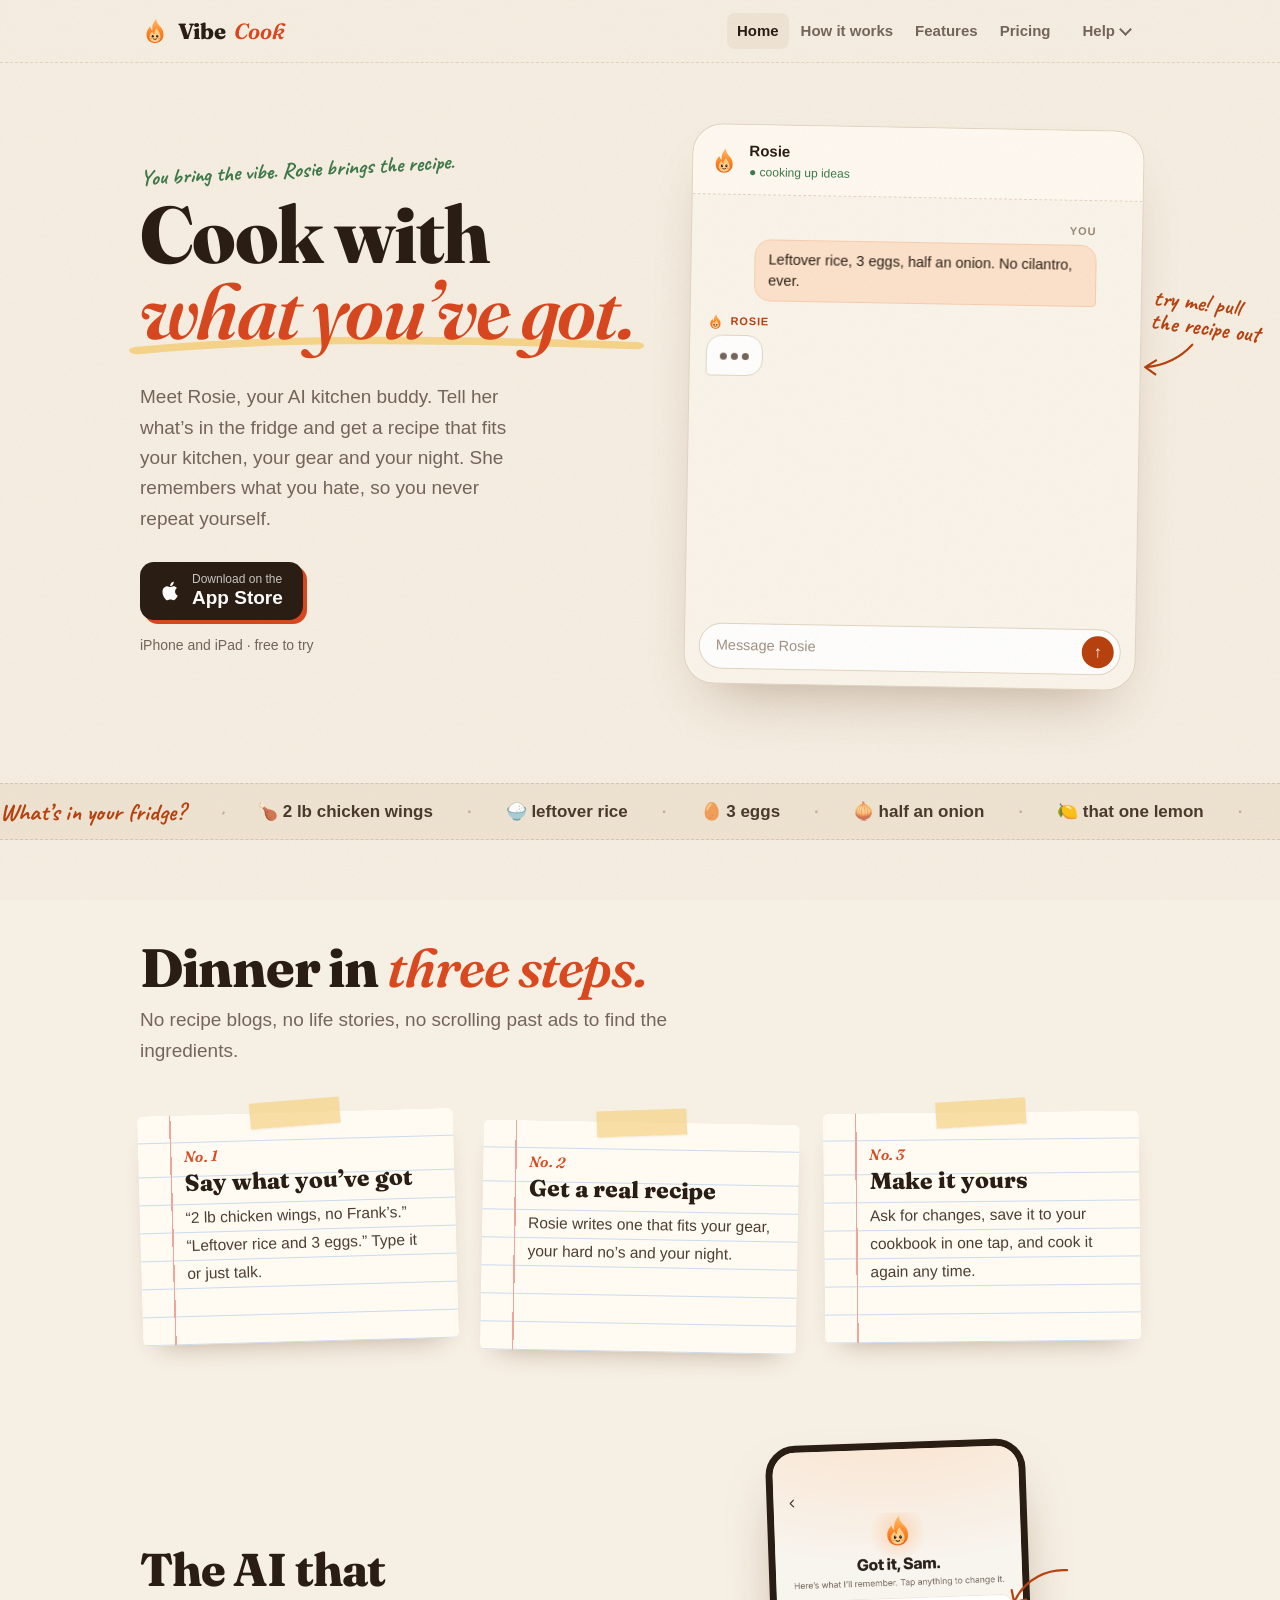
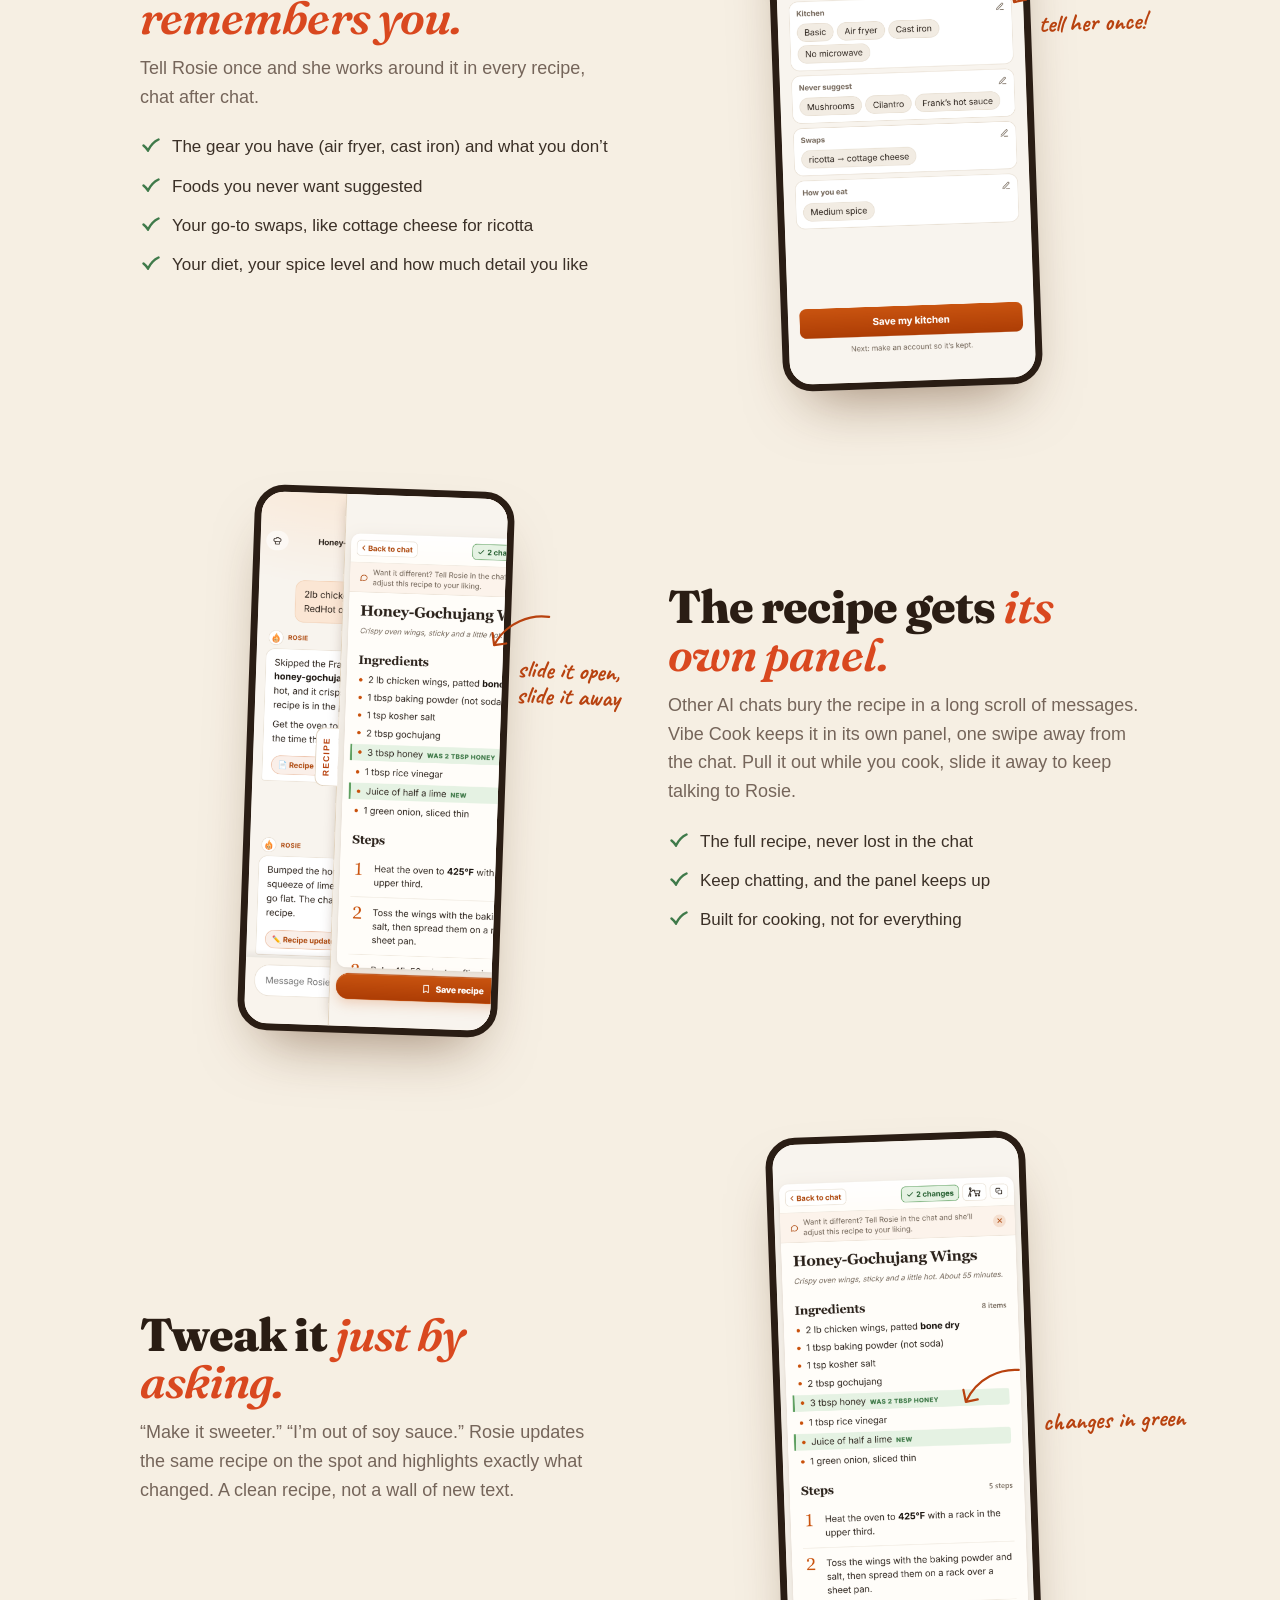
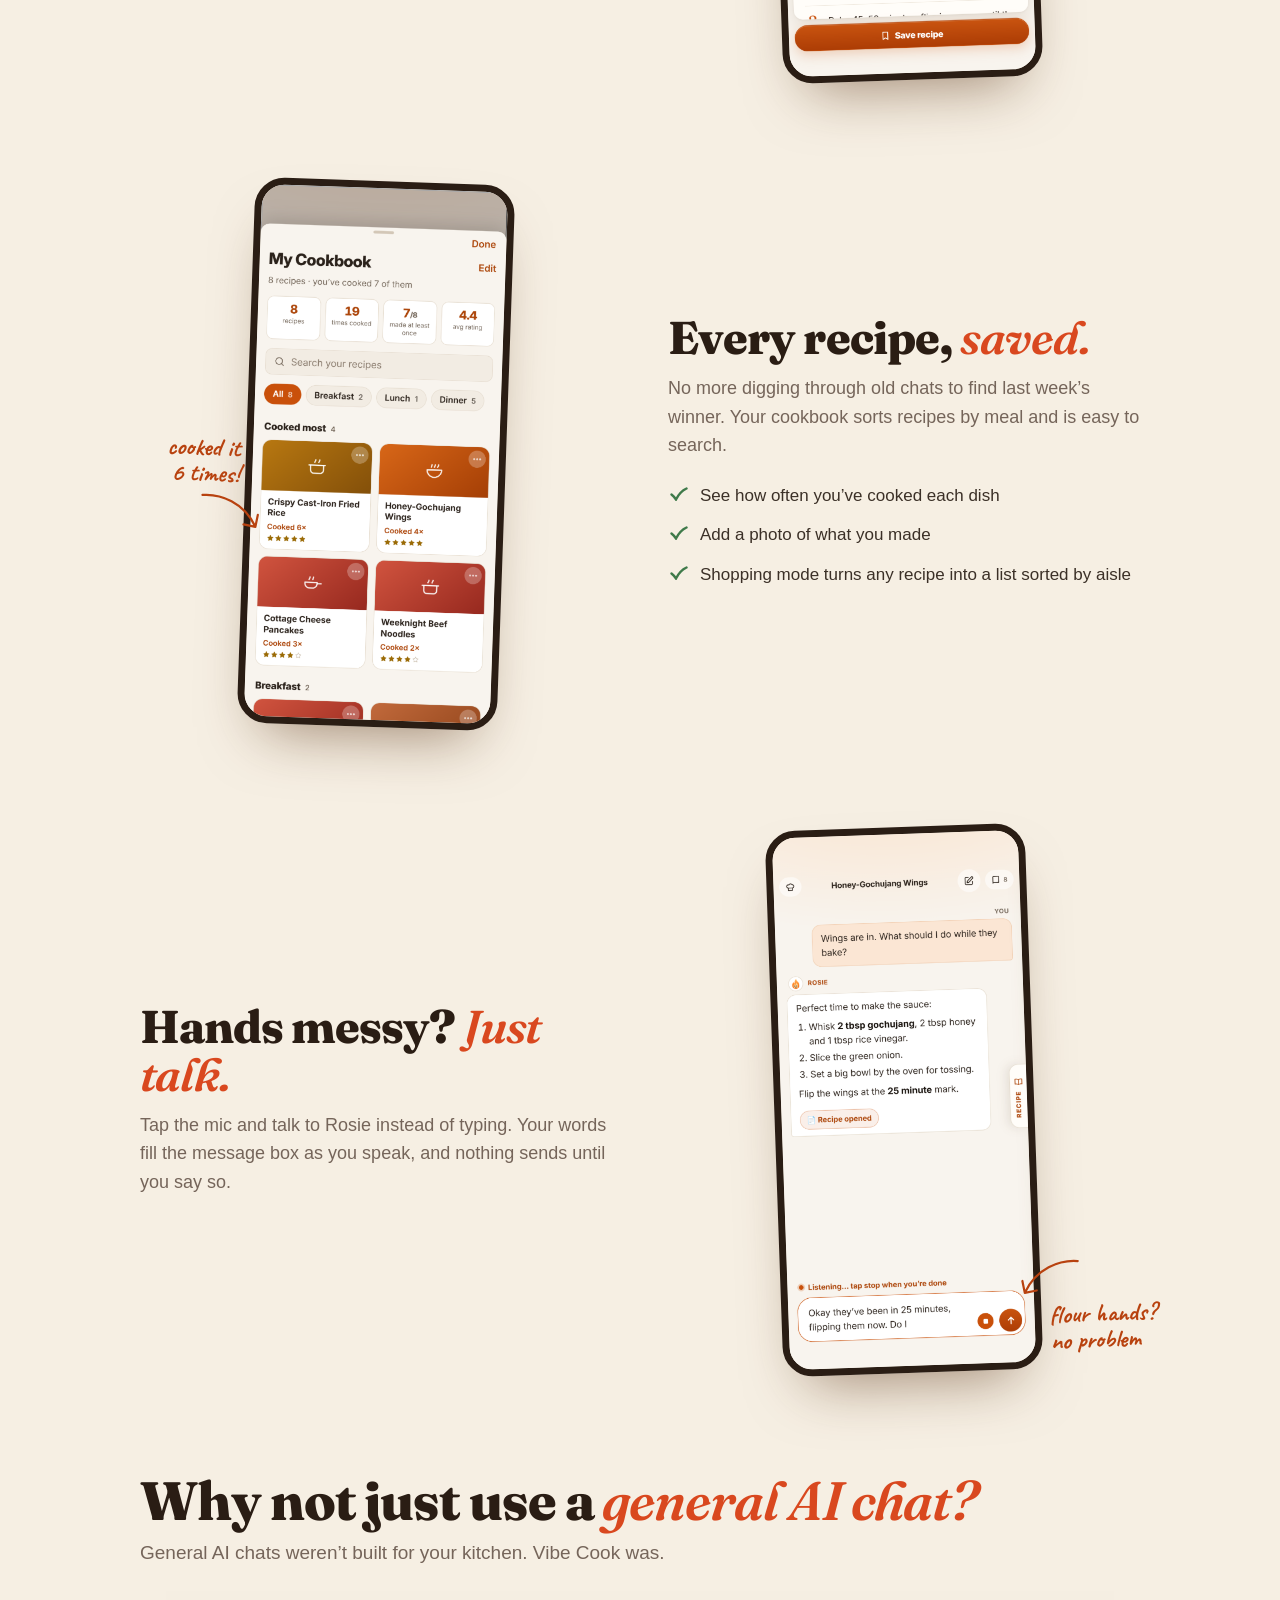
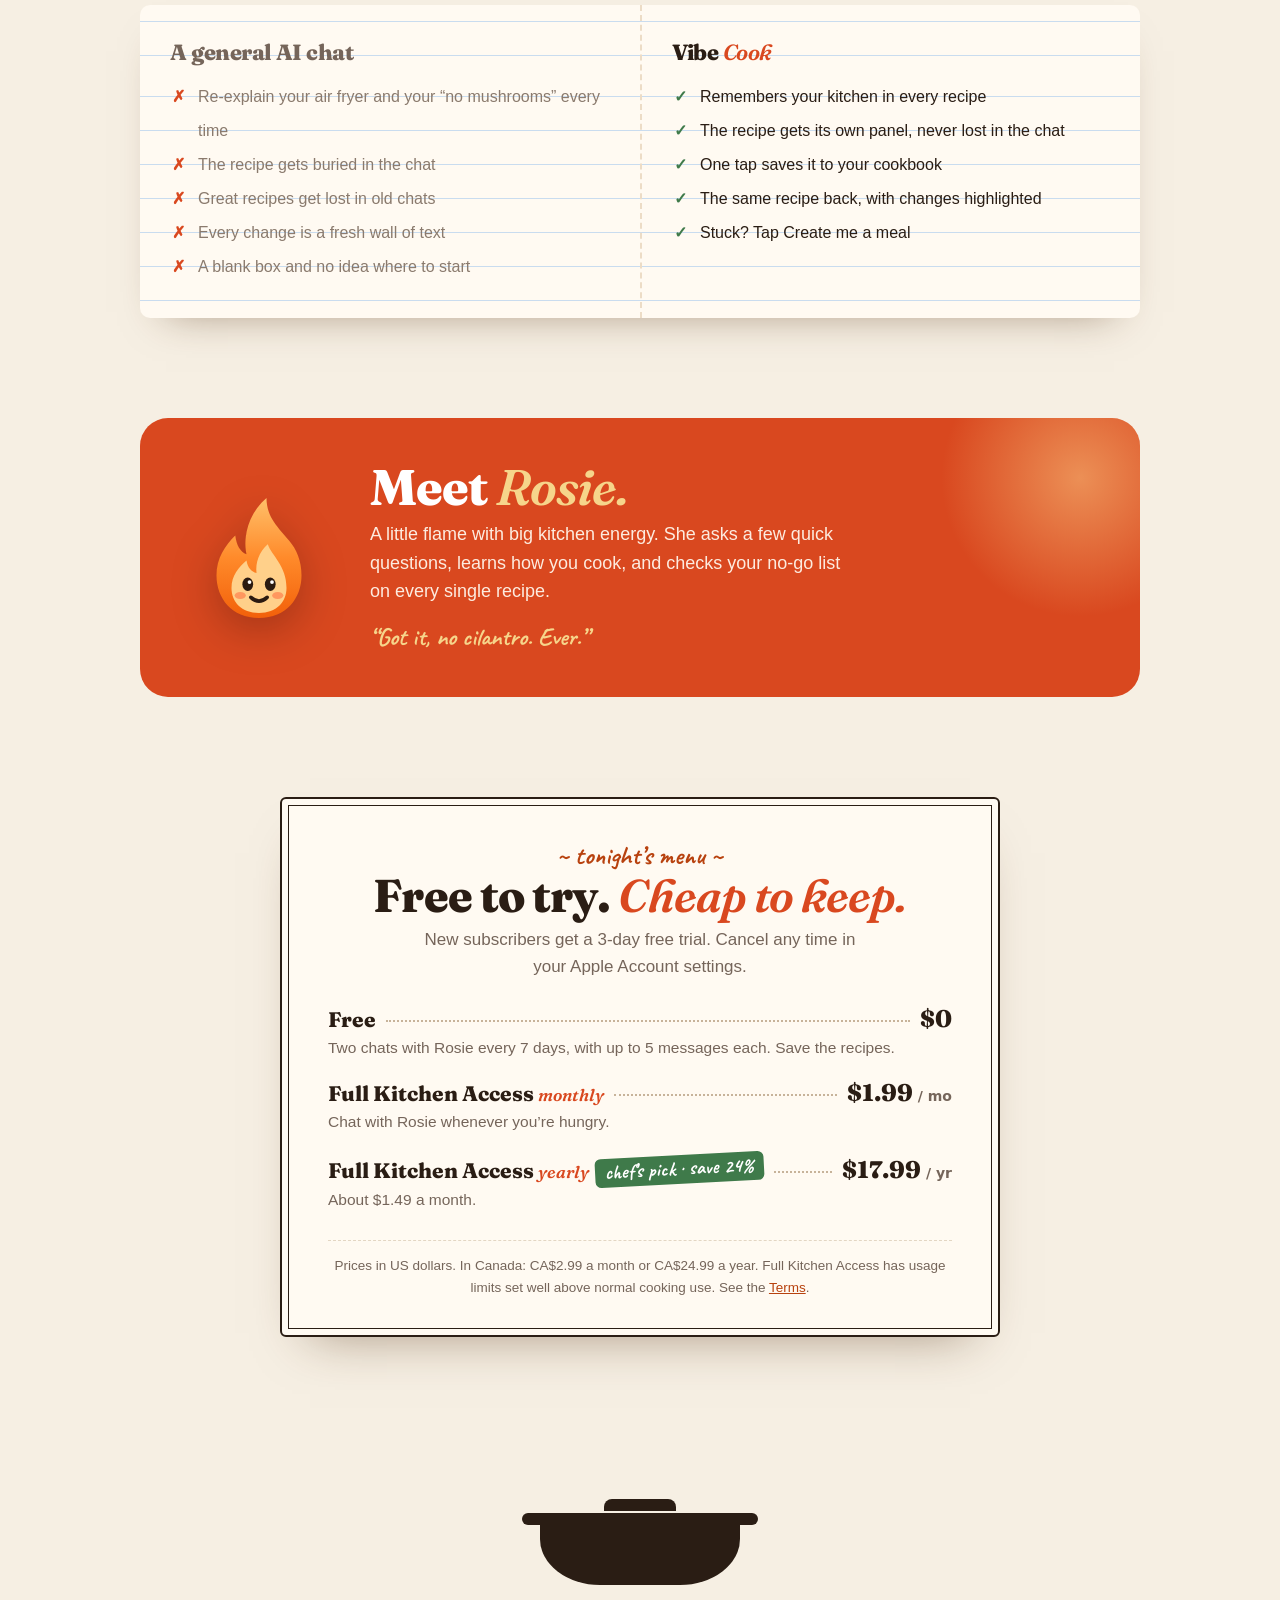
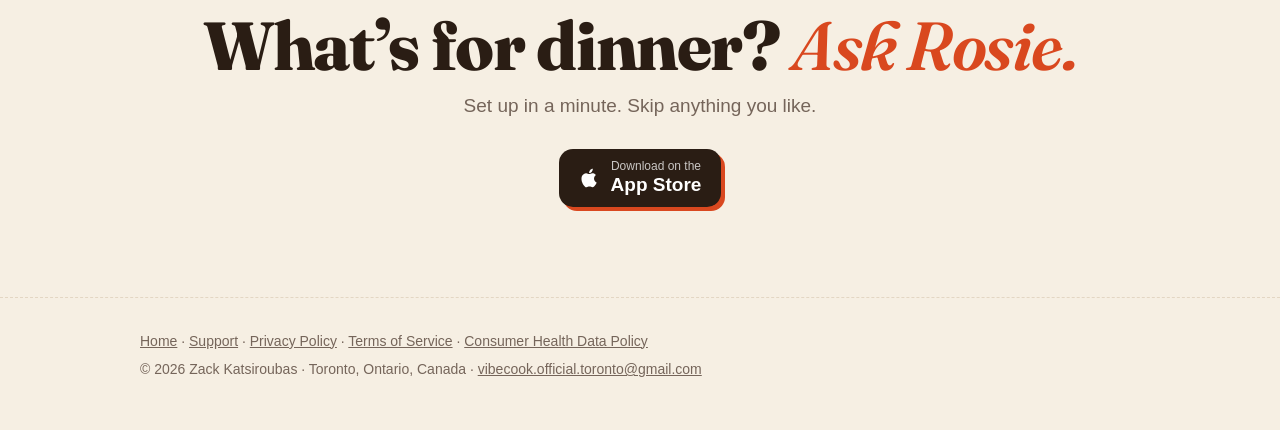
<file: index.html>
<!doctype html>
<html lang="en">
<head>
<meta charset="utf-8">
<meta name="viewport" content="width=device-width, initial-scale=1">
<title>Vibe Cook: your AI kitchen buddy</title>
<meta name="description" content="Vibe Cook: an AI kitchen buddy that remembers your kitchen and writes recipes around it.">
<link rel="icon" href="data:image/svg+xml,%3Csvg%20viewBox%3D%220%200%20120%20120%22%20xmlns%3D%22http%3A%2F%2Fwww.w3.org%2F2000%2Fsvg%22%3E%3Cdefs%3E%3ClinearGradient%20id%3D%22bf%22%20x1%3D%220%22%20y1%3D%220%22%20x2%3D%220%22%20y2%3D%221%22%3E%3Cstop%20offset%3D%220%22%20stop-color%3D%22%23ffc06a%22%2F%3E%3Cstop%20offset%3D%22.5%22%20stop-color%3D%22%23ff8a2a%22%2F%3E%3Cstop%20offset%3D%221%22%20stop-color%3D%22%23f2600a%22%2F%3E%3C%2FlinearGradient%3E%3C%2Fdefs%3E%3Cpath%20d%3D%22M60%20108C38%20108%2026%2092%2026%2074C26%2060%2033%2050%2041%2042C42%2050%2045%2055%2050%2057C47%2042%2052%2024%2066%2012C66%2028%2076%2036%2084%2046C90%2053%2094%2062%2094%2074C94%2092%2082%20108%2060%20108Z%22%20fill%3D%22url(%23bf)%22%2F%3E%3Cpath%20d%3D%22M60%20104C46%20104%2038%2095%2038%2084C38%2074%2044%2067%2050%2062C51%2068%2054%2071%2058%2072C57%2064%2060%2055%2067%2049C70%2058%2082%2066%2082%2084C82%2095%2074%20104%2060%20104Z%22%20fill%3D%22%23ffd08a%22%2F%3E%3Cellipse%20cx%3D%2245%22%20cy%3D%2290%22%20rx%3D%224.5%22%20ry%3D%222.8%22%20fill%3D%22%23ff6a3d%22%20opacity%3D%22.55%22%2F%3E%3Cellipse%20cx%3D%2275%22%20cy%3D%2290%22%20rx%3D%224.5%22%20ry%3D%222.8%22%20fill%3D%22%23ff6a3d%22%20opacity%3D%22.55%22%2F%3E%3Cellipse%20cx%3D%2251%22%20cy%3D%2281%22%20rx%3D%224.3%22%20ry%3D%225.4%22%20fill%3D%22%232b1a10%22%2F%3E%3Cellipse%20cx%3D%2269%22%20cy%3D%2281%22%20rx%3D%224.3%22%20ry%3D%225.4%22%20fill%3D%22%232b1a10%22%2F%3E%3Ccircle%20cx%3D%2252.4%22%20cy%3D%2279.2%22%20r%3D%221.5%22%20fill%3D%22%23fff%22%2F%3E%3Ccircle%20cx%3D%2270.4%22%20cy%3D%2279.2%22%20r%3D%221.5%22%20fill%3D%22%23fff%22%2F%3E%3Cpath%20d%3D%22M53.5%2091.5Q60%2097.5%2066.5%2091.5%22%20fill%3D%22none%22%20stroke%3D%22%232b1a10%22%20stroke-width%3D%223%22%20stroke-linecap%3D%22round%22%2F%3E%3C%2Fsvg%3E">
<link rel="preconnect" href="https://fonts.googleapis.com">
<link rel="preconnect" href="https://fonts.gstatic.com" crossorigin>
<link href="https://fonts.googleapis.com/css2?family=Caveat:wght@600;700&family=Fraunces:ital,opsz,wght@0,9..144,600;0,9..144,800;1,9..144,600;1,9..144,800&display=swap" rel="stylesheet">
<link rel="stylesheet" href="style.css?v=96b1554b">
</head>
<body>
<svg class="sprite" aria-hidden="true"><defs><linearGradient id="bf" x1="0" y1="0" x2="0" y2="1"><stop offset="0" stop-color="#ffc06a"/><stop offset=".5" stop-color="#ff8a2a"/><stop offset="1" stop-color="#f2600a"/></linearGradient></defs><symbol id="rosie" viewBox="0 0 120 120"><path d="M60 108C38 108 26 92 26 74C26 60 33 50 41 42C42 50 45 55 50 57C47 42 52 24 66 12C66 28 76 36 84 46C90 53 94 62 94 74C94 92 82 108 60 108Z" fill="url(#bf)"/><path d="M60 104C46 104 38 95 38 84C38 74 44 67 50 62C51 68 54 71 58 72C57 64 60 55 67 49C70 58 82 66 82 84C82 95 74 104 60 104Z" fill="#ffd08a"/><ellipse cx="45" cy="90" rx="4.5" ry="2.8" fill="#ff6a3d" opacity=".55"/><ellipse cx="75" cy="90" rx="4.5" ry="2.8" fill="#ff6a3d" opacity=".55"/><ellipse cx="51" cy="81" rx="4.3" ry="5.4" fill="#2b1a10"/><ellipse cx="69" cy="81" rx="4.3" ry="5.4" fill="#2b1a10"/><circle cx="52.4" cy="79.2" r="1.5" fill="#fff"/><circle cx="70.4" cy="79.2" r="1.5" fill="#fff"/><path d="M53.5 91.5Q60 97.5 66.5 91.5" fill="none" stroke="#2b1a10" stroke-width="3" stroke-linecap="round"/></symbol><symbol id="apple" viewBox="0 0 24 24"><path d="M16.4 12.6c0-2.5 2-3.7 2.1-3.8-1.2-1.7-3-1.9-3.6-2-1.5-.2-3 .9-3.8.9-.8 0-2-.9-3.3-.9-1.7 0-3.3 1-4.2 2.6-1.8 3.1-.5 7.7 1.3 10.2.9 1.2 1.9 2.6 3.2 2.6 1.3-.1 1.8-.8 3.3-.8s2 .8 3.3.8c1.4 0 2.3-1.3 3.1-2.5 1-1.4 1.4-2.8 1.4-2.9-.1 0-2.8-1-2.8-4.2zM14 5.1c.7-.9 1.2-2 1-3.1-1 0-2.2.7-2.9 1.5-.6.7-1.2 1.9-1 3 1.1.1 2.2-.6 2.9-1.4z"/></symbol></svg>
<header class="top"><div class="wrap">
  <a class="brand" href="index.html"><svg><use href="#rosie"/></svg>Vibe <i>Cook</i></a>
  <nav class="links"><a href="index.html" aria-current="page">Home</a><a href="index.html#how">How it works</a><a href="index.html#features">Features</a><a href="index.html#menu">Pricing</a></nav>
  <details class="help"><summary><span class="d-only">Help</span><span class="m-only">Menu</span></summary><div class="menu">
    <div class="m-only"><a href="index.html" aria-current="page">Home</a><a href="index.html#how">How it works</a><a href="index.html#features">Features</a><a href="index.html#menu">Pricing</a><hr></div>
    <small>Help</small>
    <a href="support.html">Help &amp; FAQ</a>
    <a href="support.html#contact">Email us</a>
    <hr>
    <small>Legal</small>
    <a href="privacy.html">Privacy Policy</a>
    <a href="terms.html">Terms of Service</a>
    <a href="health-data.html">Consumer Health Data</a>
  </div></details>
</div></header>
<main>
<div class="wrap">
<section class="hero">
  <div>
    <span class="stamp">You bring the vibe. Rosie brings the recipe.</span>
    <h1>Cook with <span class="cycle"><span class="swoosh"><svg viewBox="0 0 300 30" preserveAspectRatio="none" aria-hidden="true"><path d="M4 20C70 6 160 4 296 14"/></svg><span><em class="word">what you’ve got.</em></span></span></span></h1>
    <p>Meet Rosie, your AI kitchen buddy. Tell her what’s in the fridge and get a recipe that fits your kitchen, your gear and your night. She remembers what you hate, so you never repeat yourself.</p>
    <a class="appstore" href="https://apps.apple.com/us/app/vibe-cook/id6809819827"><svg width="22" height="22"><use href="#apple"/></svg><span><small>Download on the</small>App Store</span></a>
    <div class="fine">iPhone and iPad · free to try</div>
  </div>
  <div class="demo-wrap">
    <div class="note n1" aria-hidden="true">try me! pull the recipe out<svg viewBox="0 0 56 40"><path d="M50 4C40 18 26 28 6 32M6 32L16 24M6 32L17 38"/></svg></div>
    <div class="demo" id="demo" aria-label="Example chat with Rosie. The recipe opens in a panel that slides over the chat.">
      <div class="demo-head"><svg><use href="#rosie"/></svg><div>Rosie<small>● cooking up ideas</small></div></div>
      <div class="chat" id="chat"></div>
      <div class="compose">Message Rosie <b>↑</b></div>
      <div class="rpanel" id="rpanel">
        <button class="rtab" id="rtab" aria-label="Open the recipe panel"><svg viewBox="0 0 16 16"><path d="M2 3.5C4 2.5 6 2.5 8 4C10 2.5 12 2.5 14 3.5V13C12 12 10 12 8 13.5C6 12 4 12 2 13V3.5ZM8 4V13.5"/></svg><span>RECIPE</span></button>
        <div class="ph" id="ph"><button class="back" id="back">‹ Back to chat</button><span class="changes" id="changes">✓ 2 changes</span></div>
        <div class="hint">Want it different? Tell Rosie in the chat and she’ll adjust this recipe to your liking.</div>
        <div class="pbody">
          <h4>Crispy Egg Fried Rice</h4>
          <div class="sub">Buttery, crispy-edged and done in about 15 minutes.</div>
          <h5>Ingredients <small id="count">5 items</small></h5>
          <ul class="ings" id="ings"></ul>
          <h5>Steps <small>3 steps</small></h5>
          <ol class="stepz">
            <li>Melt the butter in your cast iron over high heat.</li>
            <li>Fry the onion for 2 minutes, then press the rice flat and let it crisp.</li>
            <li id="step3">Push it aside, scramble the eggs, then toss it all with the soy sauce.</li>
          </ol>
        </div>
        <div class="savebtn">🔖 Save recipe</div>
      </div>
    </div>
  </div>
</section>
</div>

<div class="ticker" aria-label="Things people cook with">
  <div class="track">
    <span class="label">What’s in your fridge?</span><span>🍗 2 lb chicken wings</span><span>🍚 leftover rice</span><span>🥚 3 eggs</span><span>🧅 half an onion</span><span>🍋 that one lemon</span><span>🫑 a sad bell pepper</span><span>🥫 a can of chickpeas</span><span>🧀 the end of the cheddar</span><span>🍝 half a box of pasta</span>
    <span class="label" aria-hidden="true">What’s in your fridge?</span><span aria-hidden="true">🍗 2 lb chicken wings</span><span aria-hidden="true">🍚 leftover rice</span><span aria-hidden="true">🥚 3 eggs</span><span aria-hidden="true">🧅 half an onion</span><span aria-hidden="true">🍋 that one lemon</span><span aria-hidden="true">🫑 a sad bell pepper</span><span aria-hidden="true">🥫 a can of chickpeas</span><span aria-hidden="true">🧀 the end of the cheddar</span><span aria-hidden="true">🍝 half a box of pasta</span>
  </div>
</div>

<div class="wrap">
<section class="s" id="how">
  <div class="rv"><h2>Dinner in <em>three steps.</em></h2>
  <p class="lede">No recipe blogs, no life stories, no scrolling past ads to find the ingredients.</p></div>
  <div class="cards">
    <div class="icard rv"><span class="no">No. 1</span><b>Say what you’ve got</b><span>“2 lb chicken wings, no Frank’s.” “Leftover rice and 3 eggs.” Type it or just talk.</span></div>
    <div class="icard rv"><span class="no">No. 2</span><b>Get a real recipe</b><span>Rosie writes one that fits your gear, your hard no’s and your night.</span></div>
    <div class="icard rv"><span class="no">No. 3</span><b>Make it yours</b><span>Ask for changes, save it to your cookbook in one tap, and cook it again any time.</span></div>
  </div>
</section>

<div id="features"></div>
<section class="row rv">
  <div>
    <h2>The AI that <em>remembers you.</em></h2>
    <p>Tell Rosie once and she works around it in every recipe, chat after chat.</p>
    <ul>
      <li>The gear you have (air fryer, cast iron) and what you don’t</li>
      <li>Foods you never want suggested</li>
      <li>Your go-to swaps, like cottage cheese for ricotta</li>
      <li>Your diet, your spice level and how much detail you like</li>
    </ul>
  </div>
  <div class="phone"><div class="shot"><img src="img/ready.png" width="428" height="926" alt="What Rosie remembers: kitchen gear, foods to never suggest, swaps and spice level" loading="lazy">
    <div class="scribble sc-r" style="--y:30%" aria-hidden="true"><svg viewBox="0 0 70 46"><path d="M64 6C46 4 22 12 10 36M10 36L22 34M10 36L8 24"/></svg>tell her once!</div></div></div>
</section>

<section class="row flip rv">
  <div>
    <h2>The recipe gets <em>its own panel.</em></h2>
    <p>Other AI chats bury the recipe in a long scroll of messages. Vibe Cook keeps it in its own panel, one swipe away from the chat. Pull it out while you cook, slide it away to keep talking to Rosie.</p>
    <ul>
      <li>The full recipe, never lost in the chat</li>
      <li>Keep chatting, and the panel keeps up</li>
      <li>Built for cooking, not for everything</li>
    </ul>
  </div>
  <div class="phone"><div class="shot split">
    <div class="screen" role="img" aria-label="The Vibe Cook chat with the recipe panel slid two-thirds of the way open over it">
      <img src="img/chat.png" width="428" height="926" alt="" loading="lazy">
      <div class="slide"><span class="stab"><span>RECIPE</span></span><img src="img/recipe.png" width="428" height="926" alt="" loading="lazy"></div>
    </div>
    <div class="scribble sc-r" style="--y:28%" aria-hidden="true"><svg viewBox="0 0 70 46"><path d="M64 6C46 4 22 12 10 36M10 36L22 34M10 36L8 24"/></svg>slide it open,<br>slide it away</div></div></div>
</section>

<section class="row rv">
  <div>
    <h2>Tweak it <em>just by asking.</em></h2>
    <p>“Make it sweeter.” “I’m out of soy sauce.” Rosie updates the same recipe on the spot and highlights exactly what changed. A clean recipe, not a wall of new text.</p>
  </div>
  <div class="phone"><div class="shot"><img src="img/recipe.png" width="428" height="926" alt="A recipe with Rosie’s changes highlighted in green" loading="lazy">
    <div class="scribble sc-r" style="--y:49.5%; --reach:52px" aria-hidden="true"><svg viewBox="0 0 70 46"><path d="M64 6C46 4 22 12 10 36M10 36L22 34M10 36L8 24"/></svg>changes in green</div></div></div>
</section>

<section class="row flip rv">
  <div>
    <h2>Every recipe, <em>saved.</em></h2>
    <p>No more digging through old chats to find last week’s winner. Your cookbook sorts recipes by meal and is easy to search.</p>
    <ul>
      <li>See how often you’ve cooked each dish</li>
      <li>Add a photo of what you made</li>
      <li>Shopping mode turns any recipe into a list sorted by aisle</li>
    </ul>
  </div>
  <div class="phone"><div class="shot"><img src="img/cookbook.png" width="428" height="926" alt="My Cookbook, with recipes sorted by meal, times cooked and ratings" loading="lazy">
    <div class="scribble sc-l" style="--x:16%; --y:64%" aria-hidden="true">cooked it<br>6 times!<svg viewBox="0 0 70 46"><path d="M6 8C24 6 48 14 60 38M60 38L48 36M60 38L62 26"/></svg></div></div></div>
</section>

<section class="row rv">
  <div>
    <h2>Hands messy? <em>Just talk.</em></h2>
    <p>Tap the mic and talk to Rosie instead of typing. Your words fill the message box as you speak, and nothing sends until you say so.</p>
  </div>
  <div class="phone"><div class="shot"><img src="img/listening.png" width="428" height="926" alt="The mic listening while words fill the message box" loading="lazy">
    <div class="scribble sc-r" style="--y:86%" aria-hidden="true"><svg viewBox="0 0 70 46"><path d="M64 6C46 4 22 12 10 36M10 36L22 34M10 36L8 24"/></svg>flour hands?<br>no problem</div></div></div>
</section>

<section class="s">
  <div class="rv"><h2>Why not just use a <em>general AI chat?</em></h2>
  <p class="lede">General AI chats weren’t built for your kitchen. Vibe Cook was.</p></div>
  <div class="page rv">
    <div class="them"><h3>A general AI chat</h3><ul>
      <li>Re-explain your air fryer and your “no mushrooms” every time</li>
      <li>The recipe gets buried in the chat</li>
      <li>Great recipes get lost in old chats</li>
      <li>Every change is a fresh wall of text</li>
      <li>A blank box and no idea where to start</li>
    </ul>
    </div>
    <div class="us"><h3>Vibe <em>Cook</em></h3><ul>
      <li>Remembers your kitchen in every recipe</li>
      <li>The recipe gets its own panel, never lost in the chat</li>
      <li>One tap saves it to your cookbook</li>
      <li>The same recipe back, with changes highlighted</li>
      <li>Stuck? Tap Create me a meal</li>
    </ul>
    </div>
  </div>
</section>

<section class="s">
  <div class="meet rv">
    <div class="big"><svg><use href="#rosie"/></svg></div>
    <div>
      <h2>Meet <em>Rosie.</em></h2>
      <p>A little flame with big kitchen energy. She asks a few quick questions, learns how you cook, and checks your no-go list on every single recipe.</p>
      <span class="q">“Got it, no cilantro. Ever.”</span>
    </div>
  </div>
</section>

<section class="s" id="menu">
  <div class="menu-card rv">
    <div class="crest">~ tonight’s menu ~</div>
    <h2>Free to try. <em>Cheap to keep.</em></h2>
    <p class="sub">New subscribers get a 3-day free trial. Cancel any time in your Apple Account settings.</p>
    <div class="dish"><span class="name">Free</span><span class="lead"></span><span class="cost">$0</span></div>
    <p class="desc">Two chats with Rosie every 7 days, with up to 5 messages each. Save the recipes.</p>
    <div class="dish"><span class="name">Full Kitchen Access <em>monthly</em></span><span class="lead"></span><span class="cost">$1.99 <small>/ mo</small></span></div>
    <p class="desc">Chat with Rosie whenever you’re hungry.</p>
    <div class="dish"><span class="name">Full Kitchen Access <em>yearly</em><span class="pick">chef’s pick · save 24%</span></span><span class="lead"></span><span class="cost">$17.99 <small>/ yr</small></span></div>
    <p class="desc">About $1.49 a month.</p>
    <div class="tiny">Prices in US dollars. In Canada: CA$2.99 a month or CA$24.99 a year. Full Kitchen Access has usage limits set well above normal cooking use. See the <a href="terms.html">Terms</a>.</div>
  </div>
</section>

<section class="cta rv">
  <div class="steam" aria-hidden="true">
    <svg viewBox="0 0 22 80"><path d="M11 76C2 64 20 54 11 42C2 30 20 20 11 6"/></svg>
    <svg viewBox="0 0 22 80"><path d="M11 76C2 64 20 54 11 42C2 30 20 20 11 6"/></svg>
    <svg viewBox="0 0 22 80"><path d="M11 76C2 64 20 54 11 42C2 30 20 20 11 6"/></svg>
  </div>
  <div class="pot" aria-hidden="true"></div>
  <h2>What’s for dinner? <em>Ask Rosie.</em></h2>
  <p>Set up in a minute. Skip anything you like.</p>
  <a class="appstore" href="https://apps.apple.com/us/app/vibe-cook/id6809819827"><svg width="22" height="22"><use href="#apple"/></svg><span><small>Download on the</small>App Store</span></a>
</section>
</div>
</main>
<footer><div class="wrap">
  <p><a href="index.html">Home</a> · <a href="support.html">Support</a> · <a href="privacy.html">Privacy Policy</a> · <a href="terms.html">Terms of Service</a> · <a href="health-data.html">Consumer Health Data Policy</a></p>
  <p>© 2026 Zack Katsiroubas · Toronto, Ontario, Canada · <a href="mailto:vibecook.official.toronto@gmail.com">vibecook.official.toronto@gmail.com</a></p>
</div></footer>
<script src="site.js?v=123c9cac"></script>
<script src="home.js?v=d6358785"></script>
</body>
</html>
</file>
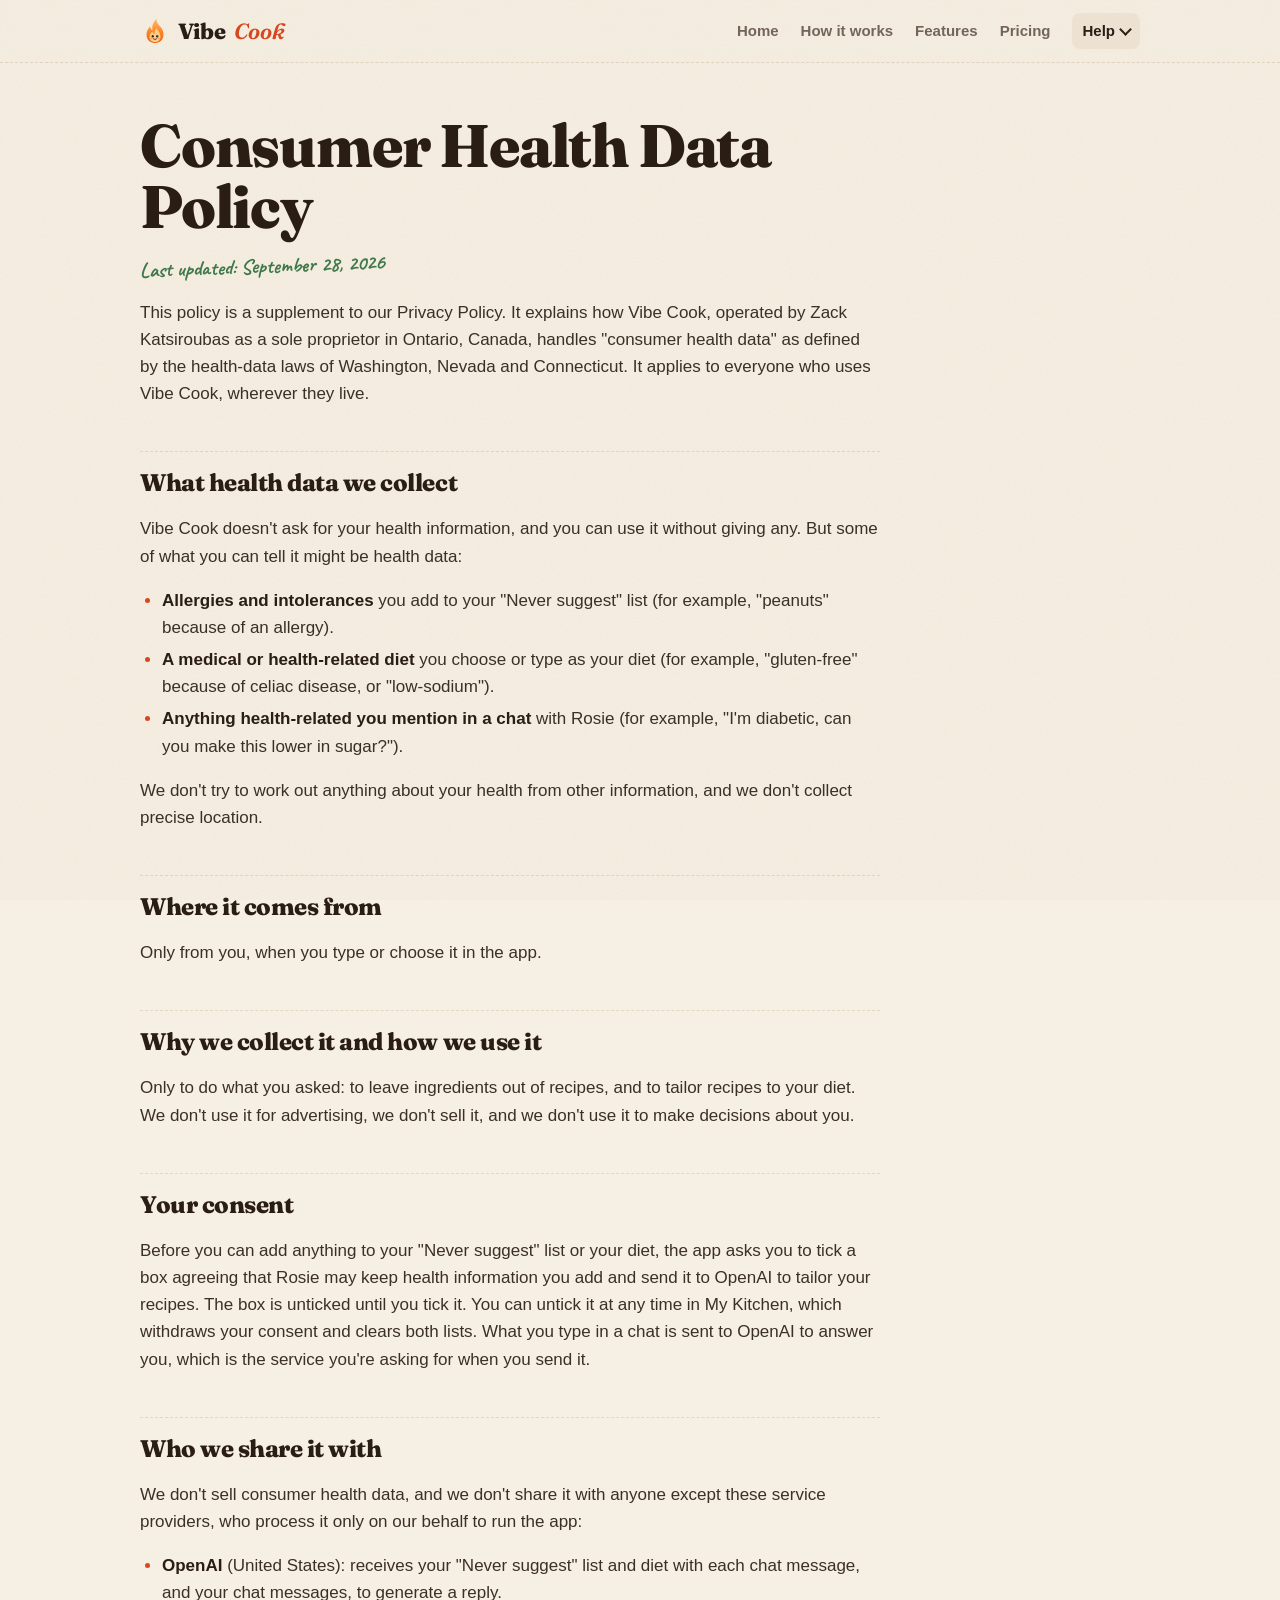
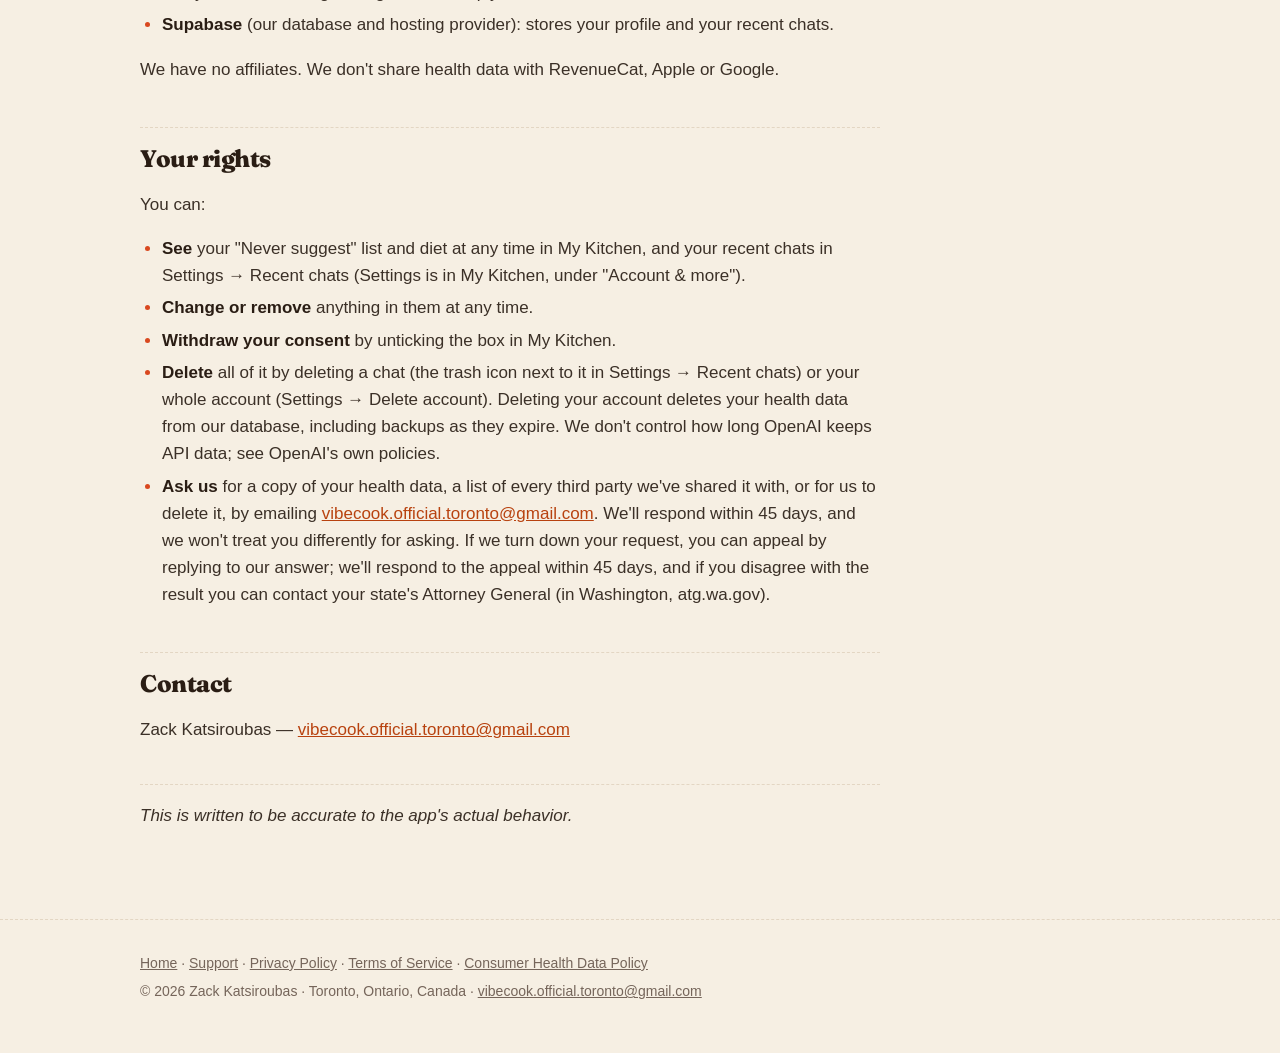
<file: health-data.html>
<!doctype html>
<html lang="en">
<head>
<meta charset="utf-8">
<meta name="viewport" content="width=device-width, initial-scale=1">
<title>Consumer Health Data Policy · Vibe Cook</title>
<meta name="description" content="Vibe Cook: an AI kitchen buddy that remembers your kitchen and writes recipes around it.">
<link rel="icon" href="data:image/svg+xml,%3Csvg%20viewBox%3D%220%200%20120%20120%22%20xmlns%3D%22http%3A%2F%2Fwww.w3.org%2F2000%2Fsvg%22%3E%3Cdefs%3E%3ClinearGradient%20id%3D%22bf%22%20x1%3D%220%22%20y1%3D%220%22%20x2%3D%220%22%20y2%3D%221%22%3E%3Cstop%20offset%3D%220%22%20stop-color%3D%22%23ffc06a%22%2F%3E%3Cstop%20offset%3D%22.5%22%20stop-color%3D%22%23ff8a2a%22%2F%3E%3Cstop%20offset%3D%221%22%20stop-color%3D%22%23f2600a%22%2F%3E%3C%2FlinearGradient%3E%3C%2Fdefs%3E%3Cpath%20d%3D%22M60%20108C38%20108%2026%2092%2026%2074C26%2060%2033%2050%2041%2042C42%2050%2045%2055%2050%2057C47%2042%2052%2024%2066%2012C66%2028%2076%2036%2084%2046C90%2053%2094%2062%2094%2074C94%2092%2082%20108%2060%20108Z%22%20fill%3D%22url(%23bf)%22%2F%3E%3Cpath%20d%3D%22M60%20104C46%20104%2038%2095%2038%2084C38%2074%2044%2067%2050%2062C51%2068%2054%2071%2058%2072C57%2064%2060%2055%2067%2049C70%2058%2082%2066%2082%2084C82%2095%2074%20104%2060%20104Z%22%20fill%3D%22%23ffd08a%22%2F%3E%3Cellipse%20cx%3D%2245%22%20cy%3D%2290%22%20rx%3D%224.5%22%20ry%3D%222.8%22%20fill%3D%22%23ff6a3d%22%20opacity%3D%22.55%22%2F%3E%3Cellipse%20cx%3D%2275%22%20cy%3D%2290%22%20rx%3D%224.5%22%20ry%3D%222.8%22%20fill%3D%22%23ff6a3d%22%20opacity%3D%22.55%22%2F%3E%3Cellipse%20cx%3D%2251%22%20cy%3D%2281%22%20rx%3D%224.3%22%20ry%3D%225.4%22%20fill%3D%22%232b1a10%22%2F%3E%3Cellipse%20cx%3D%2269%22%20cy%3D%2281%22%20rx%3D%224.3%22%20ry%3D%225.4%22%20fill%3D%22%232b1a10%22%2F%3E%3Ccircle%20cx%3D%2252.4%22%20cy%3D%2279.2%22%20r%3D%221.5%22%20fill%3D%22%23fff%22%2F%3E%3Ccircle%20cx%3D%2270.4%22%20cy%3D%2279.2%22%20r%3D%221.5%22%20fill%3D%22%23fff%22%2F%3E%3Cpath%20d%3D%22M53.5%2091.5Q60%2097.5%2066.5%2091.5%22%20fill%3D%22none%22%20stroke%3D%22%232b1a10%22%20stroke-width%3D%223%22%20stroke-linecap%3D%22round%22%2F%3E%3C%2Fsvg%3E">
<link rel="preconnect" href="https://fonts.googleapis.com">
<link rel="preconnect" href="https://fonts.gstatic.com" crossorigin>
<link href="https://fonts.googleapis.com/css2?family=Caveat:wght@600;700&family=Fraunces:ital,opsz,wght@0,9..144,600;0,9..144,800;1,9..144,600;1,9..144,800&display=swap" rel="stylesheet">
<link rel="stylesheet" href="style.css?v=96b1554b">
</head>
<body>
<svg class="sprite" aria-hidden="true"><defs><linearGradient id="bf" x1="0" y1="0" x2="0" y2="1"><stop offset="0" stop-color="#ffc06a"/><stop offset=".5" stop-color="#ff8a2a"/><stop offset="1" stop-color="#f2600a"/></linearGradient></defs><symbol id="rosie" viewBox="0 0 120 120"><path d="M60 108C38 108 26 92 26 74C26 60 33 50 41 42C42 50 45 55 50 57C47 42 52 24 66 12C66 28 76 36 84 46C90 53 94 62 94 74C94 92 82 108 60 108Z" fill="url(#bf)"/><path d="M60 104C46 104 38 95 38 84C38 74 44 67 50 62C51 68 54 71 58 72C57 64 60 55 67 49C70 58 82 66 82 84C82 95 74 104 60 104Z" fill="#ffd08a"/><ellipse cx="45" cy="90" rx="4.5" ry="2.8" fill="#ff6a3d" opacity=".55"/><ellipse cx="75" cy="90" rx="4.5" ry="2.8" fill="#ff6a3d" opacity=".55"/><ellipse cx="51" cy="81" rx="4.3" ry="5.4" fill="#2b1a10"/><ellipse cx="69" cy="81" rx="4.3" ry="5.4" fill="#2b1a10"/><circle cx="52.4" cy="79.2" r="1.5" fill="#fff"/><circle cx="70.4" cy="79.2" r="1.5" fill="#fff"/><path d="M53.5 91.5Q60 97.5 66.5 91.5" fill="none" stroke="#2b1a10" stroke-width="3" stroke-linecap="round"/></symbol><symbol id="apple" viewBox="0 0 24 24"><path d="M16.4 12.6c0-2.5 2-3.7 2.1-3.8-1.2-1.7-3-1.9-3.6-2-1.5-.2-3 .9-3.8.9-.8 0-2-.9-3.3-.9-1.7 0-3.3 1-4.2 2.6-1.8 3.1-.5 7.7 1.3 10.2.9 1.2 1.9 2.6 3.2 2.6 1.3-.1 1.8-.8 3.3-.8s2 .8 3.3.8c1.4 0 2.3-1.3 3.1-2.5 1-1.4 1.4-2.8 1.4-2.9-.1 0-2.8-1-2.8-4.2zM14 5.1c.7-.9 1.2-2 1-3.1-1 0-2.2.7-2.9 1.5-.6.7-1.2 1.9-1 3 1.1.1 2.2-.6 2.9-1.4z"/></symbol></svg>
<header class="top"><div class="wrap">
  <a class="brand" href="index.html"><svg><use href="#rosie"/></svg>Vibe <i>Cook</i></a>
  <nav class="links"><a href="index.html">Home</a><a href="index.html#how">How it works</a><a href="index.html#features">Features</a><a href="index.html#menu">Pricing</a></nav>
  <details class="help here"><summary><span class="d-only">Help</span><span class="m-only">Menu</span></summary><div class="menu">
    <div class="m-only"><a href="index.html">Home</a><a href="index.html#how">How it works</a><a href="index.html#features">Features</a><a href="index.html#menu">Pricing</a><hr></div>
    <small>Help</small>
    <a href="support.html">Help &amp; FAQ</a>
    <a href="support.html#contact">Email us</a>
    <hr>
    <small>Legal</small>
    <a href="privacy.html">Privacy Policy</a>
    <a href="terms.html">Terms of Service</a>
    <a href="health-data.html" aria-current="page">Consumer Health Data</a>
  </div></details>
</div></header>
<main class="wrap">
<article class="doc"><h1>Consumer Health Data Policy</h1>
<p><em>Last updated: September 28, 2026</em></p>
<p>This policy is a supplement to our Privacy Policy. It explains how Vibe Cook, operated by Zack Katsiroubas as a sole proprietor in Ontario, Canada, handles "consumer health data" as defined by the health-data laws of Washington, Nevada and Connecticut. It applies to everyone who uses Vibe Cook, wherever they live.</p>
<h2>What health data we collect</h2>
<p>Vibe Cook doesn't ask for your health information, and you can use it without giving any. But some of what you can tell it might be health data:</p>
<ul><li><strong>Allergies and intolerances</strong> you add to your "Never suggest" list (for example, "peanuts" because of an allergy).</li><li><strong>A medical or health-related diet</strong> you choose or type as your diet (for example, "gluten-free" because of celiac disease, or "low-sodium").</li><li><strong>Anything health-related you mention in a chat</strong> with Rosie (for example, "I'm diabetic, can you make this lower in sugar?").</li></ul>
<p>We don't try to work out anything about your health from other information, and we don't collect precise location.</p>
<h2>Where it comes from</h2>
<p>Only from you, when you type or choose it in the app.</p>
<h2>Why we collect it and how we use it</h2>
<p>Only to do what you asked: to leave ingredients out of recipes, and to tailor recipes to your diet. We don't use it for advertising, we don't sell it, and we don't use it to make decisions about you.</p>
<h2>Your consent</h2>
<p>Before you can add anything to your "Never suggest" list or your diet, the app asks you to tick a box agreeing that Rosie may keep health information you add and send it to OpenAI to tailor your recipes. The box is unticked until you tick it. You can untick it at any time in My Kitchen, which withdraws your consent and clears both lists. What you type in a chat is sent to OpenAI to answer you, which is the service you're asking for when you send it.</p>
<h2>Who we share it with</h2>
<p>We don't sell consumer health data, and we don't share it with anyone except these service providers, who process it only on our behalf to run the app:</p>
<ul><li><strong>OpenAI</strong> (United States): receives your "Never suggest" list and diet with each chat message, and your chat messages, to generate a reply.</li><li><strong>Supabase</strong> (our database and hosting provider): stores your profile and your recent chats.</li></ul>
<p>We have no affiliates. We don't share health data with RevenueCat, Apple or Google.</p>
<h2>Your rights</h2>
<p>You can:</p>
<ul><li><strong>See</strong> your "Never suggest" list and diet at any time in My Kitchen, and your recent chats in Settings → Recent chats (Settings is in My Kitchen, under "Account &amp; more").</li><li><strong>Change or remove</strong> anything in them at any time.</li><li><strong>Withdraw your consent</strong> by unticking the box in My Kitchen.</li><li><strong>Delete</strong> all of it by deleting a chat (the trash icon next to it in Settings → Recent chats) or your whole account (Settings → Delete account). Deleting your account deletes your health data from our database, including backups as they expire. We don't control how long OpenAI keeps API data; see OpenAI's own policies.</li><li><strong>Ask us</strong> for a copy of your health data, a list of every third party we've shared it with, or for us to delete it, by emailing <a href="mailto:vibecook.official.toronto@gmail.com">vibecook.official.toronto@gmail.com</a>. We'll respond within 45 days, and we won't treat you differently for asking. If we turn down your request, you can appeal by replying to our answer; we'll respond to the appeal within 45 days, and if you disagree with the result you can contact your state's Attorney General (in Washington, atg.wa.gov).</li></ul>
<h2>Contact</h2>
<p>Zack Katsiroubas — <a href="mailto:vibecook.official.toronto@gmail.com">vibecook.official.toronto@gmail.com</a></p>
<hr>
<p><em>This is written to be accurate to the app's actual behavior.</em></p></article>
</main>
<footer><div class="wrap">
  <p><a href="index.html">Home</a> · <a href="support.html">Support</a> · <a href="privacy.html">Privacy Policy</a> · <a href="terms.html">Terms of Service</a> · <a href="health-data.html">Consumer Health Data Policy</a></p>
  <p>© 2026 Zack Katsiroubas · Toronto, Ontario, Canada · <a href="mailto:vibecook.official.toronto@gmail.com">vibecook.official.toronto@gmail.com</a></p>
</div></footer>
<script src="site.js?v=123c9cac"></script>
</body>
</html>
</file>
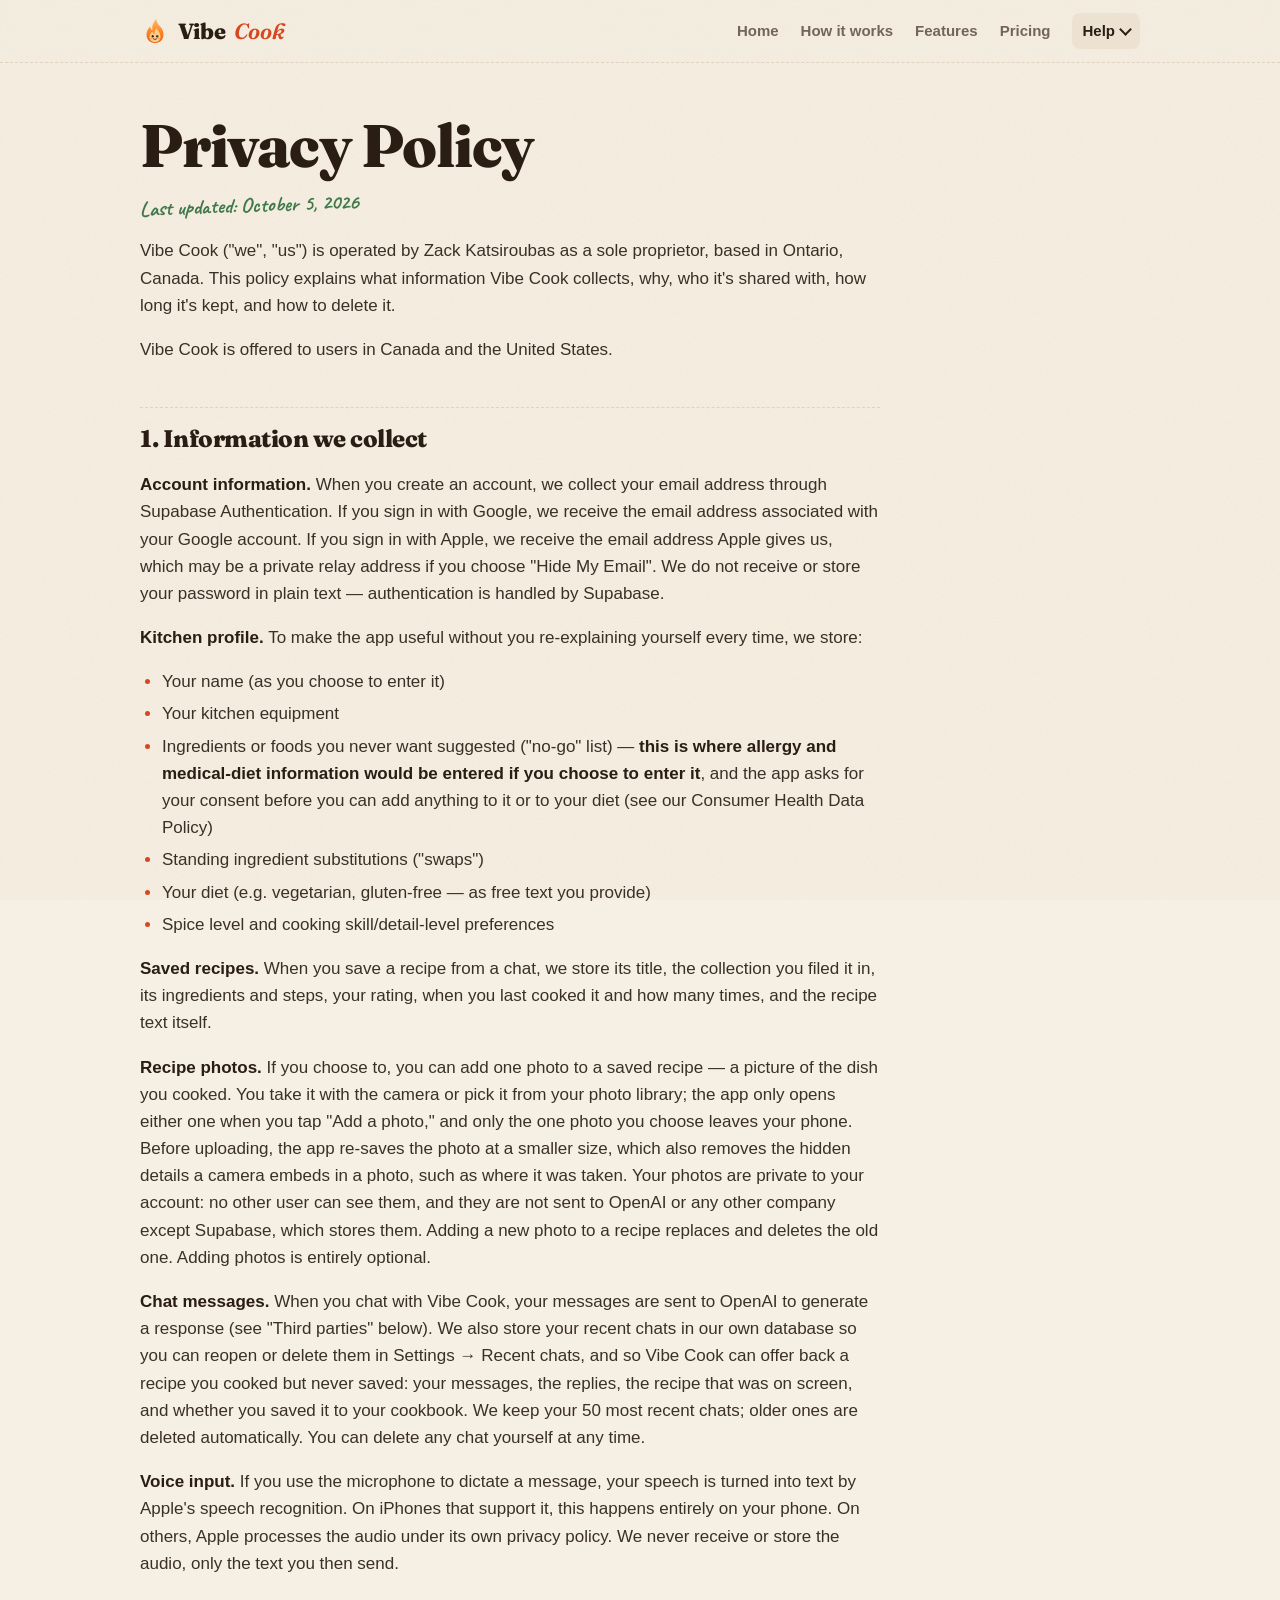
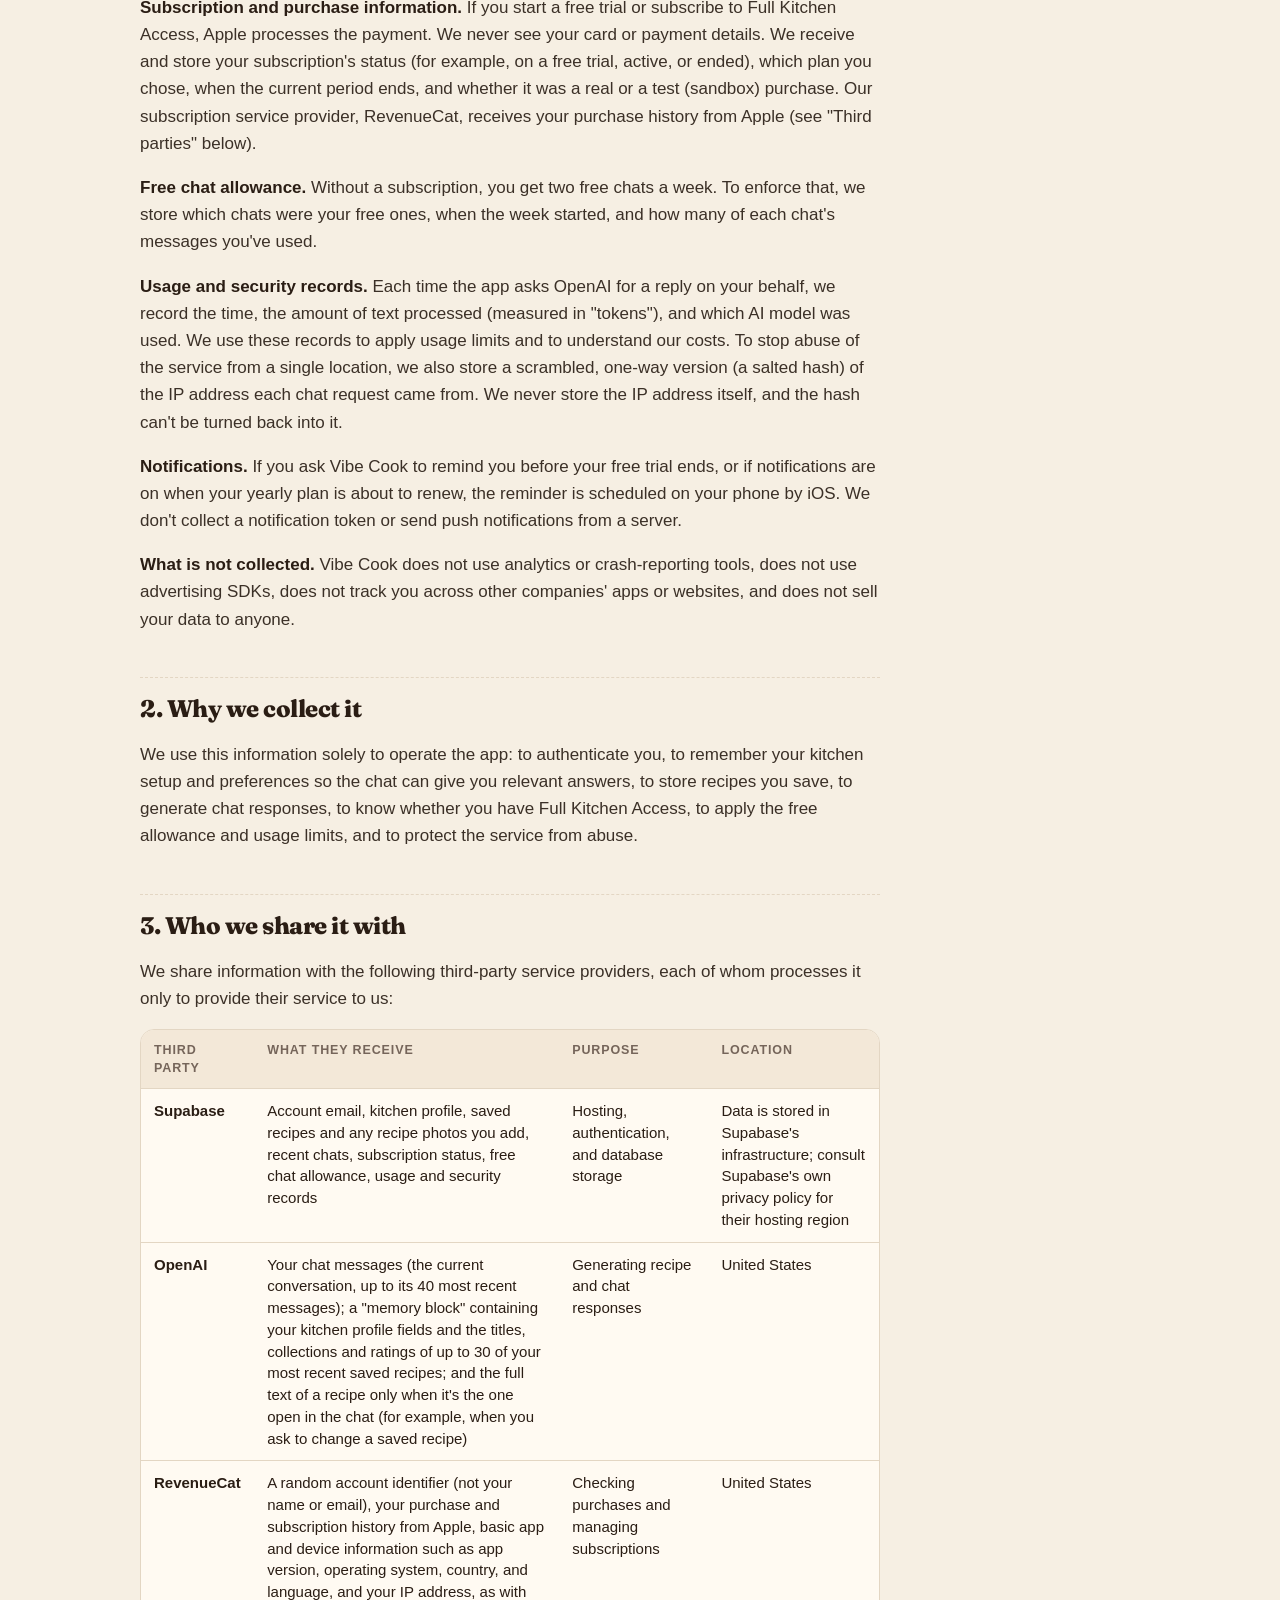
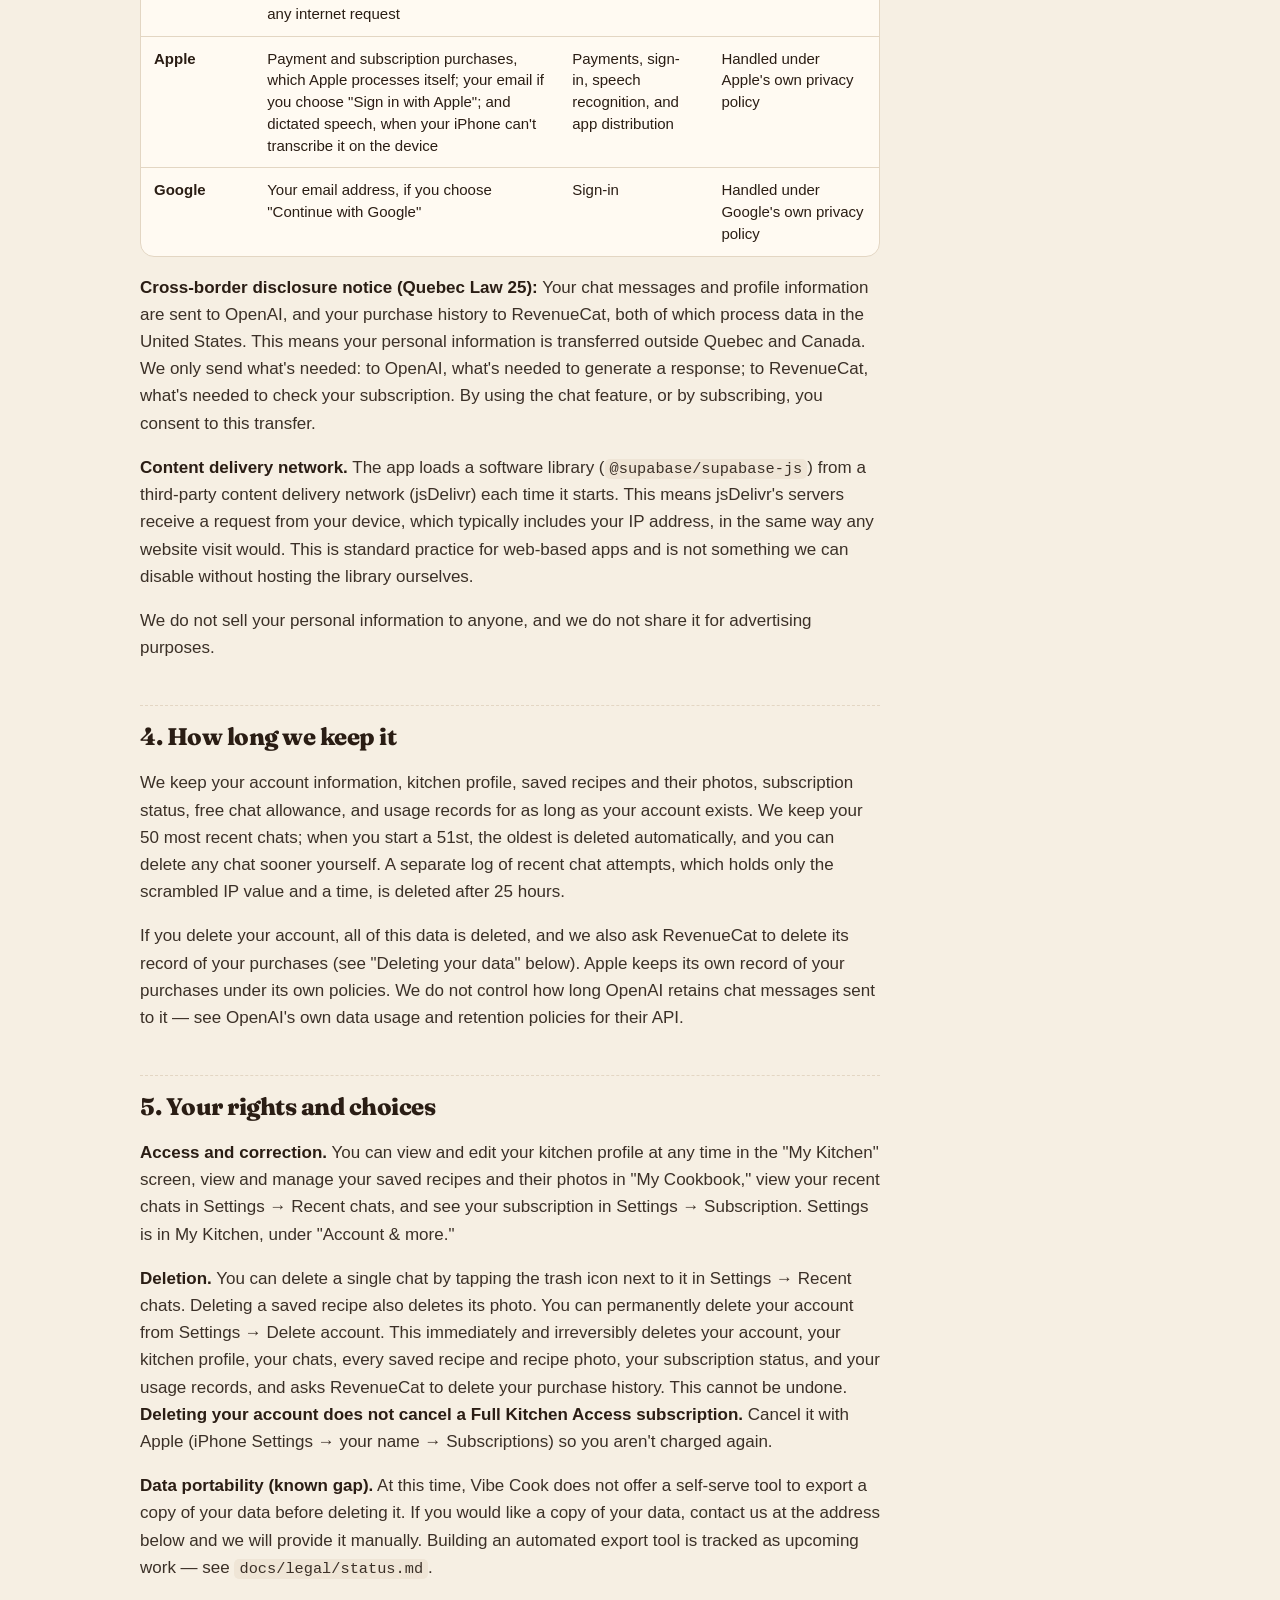
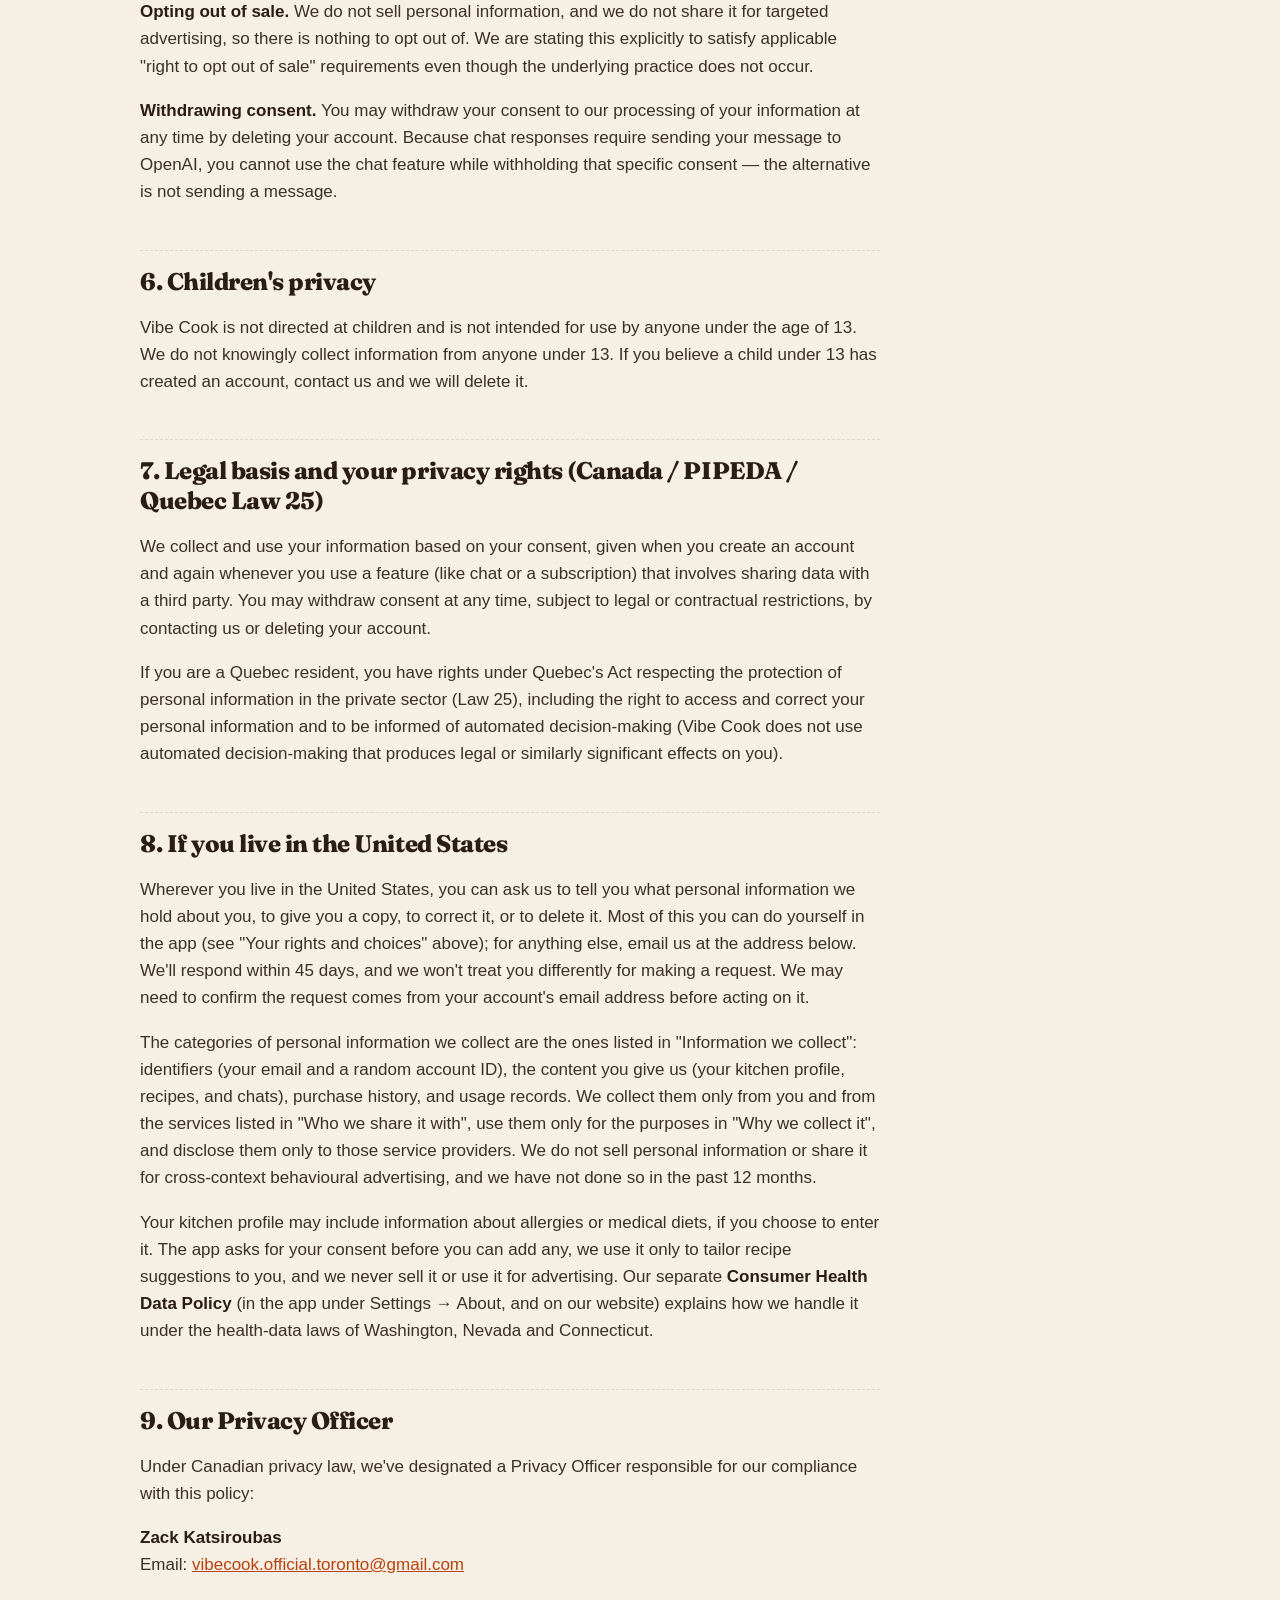
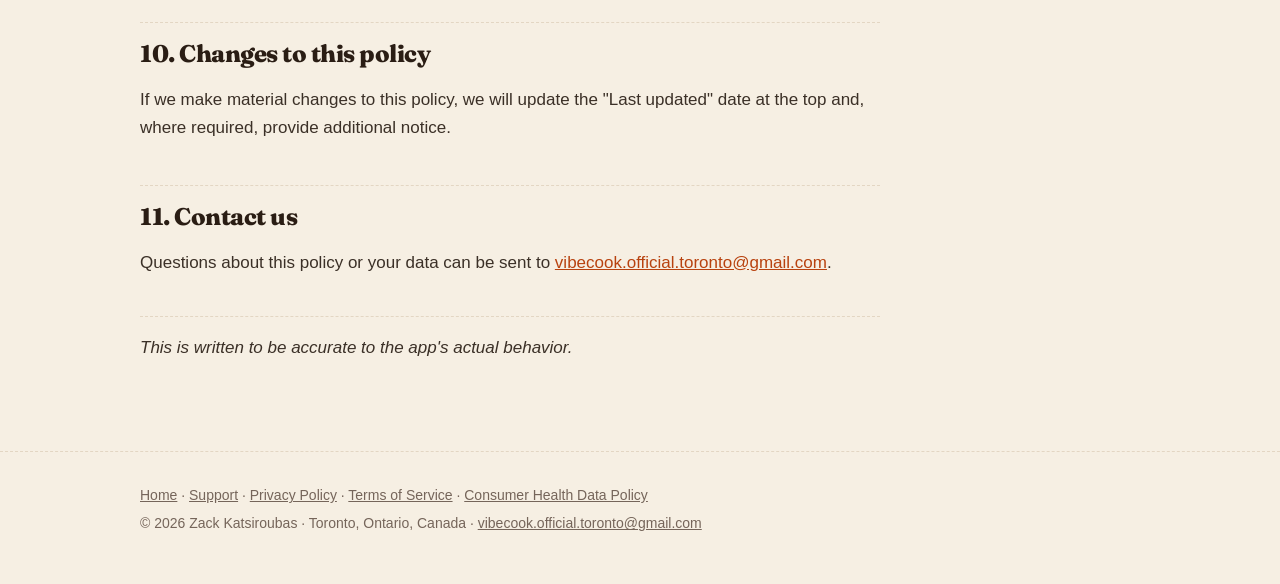
<file: privacy.html>
<!doctype html>
<html lang="en">
<head>
<meta charset="utf-8">
<meta name="viewport" content="width=device-width, initial-scale=1">
<title>Privacy Policy · Vibe Cook</title>
<meta name="description" content="Vibe Cook: an AI kitchen buddy that remembers your kitchen and writes recipes around it.">
<link rel="icon" href="data:image/svg+xml,%3Csvg%20viewBox%3D%220%200%20120%20120%22%20xmlns%3D%22http%3A%2F%2Fwww.w3.org%2F2000%2Fsvg%22%3E%3Cdefs%3E%3ClinearGradient%20id%3D%22bf%22%20x1%3D%220%22%20y1%3D%220%22%20x2%3D%220%22%20y2%3D%221%22%3E%3Cstop%20offset%3D%220%22%20stop-color%3D%22%23ffc06a%22%2F%3E%3Cstop%20offset%3D%22.5%22%20stop-color%3D%22%23ff8a2a%22%2F%3E%3Cstop%20offset%3D%221%22%20stop-color%3D%22%23f2600a%22%2F%3E%3C%2FlinearGradient%3E%3C%2Fdefs%3E%3Cpath%20d%3D%22M60%20108C38%20108%2026%2092%2026%2074C26%2060%2033%2050%2041%2042C42%2050%2045%2055%2050%2057C47%2042%2052%2024%2066%2012C66%2028%2076%2036%2084%2046C90%2053%2094%2062%2094%2074C94%2092%2082%20108%2060%20108Z%22%20fill%3D%22url(%23bf)%22%2F%3E%3Cpath%20d%3D%22M60%20104C46%20104%2038%2095%2038%2084C38%2074%2044%2067%2050%2062C51%2068%2054%2071%2058%2072C57%2064%2060%2055%2067%2049C70%2058%2082%2066%2082%2084C82%2095%2074%20104%2060%20104Z%22%20fill%3D%22%23ffd08a%22%2F%3E%3Cellipse%20cx%3D%2245%22%20cy%3D%2290%22%20rx%3D%224.5%22%20ry%3D%222.8%22%20fill%3D%22%23ff6a3d%22%20opacity%3D%22.55%22%2F%3E%3Cellipse%20cx%3D%2275%22%20cy%3D%2290%22%20rx%3D%224.5%22%20ry%3D%222.8%22%20fill%3D%22%23ff6a3d%22%20opacity%3D%22.55%22%2F%3E%3Cellipse%20cx%3D%2251%22%20cy%3D%2281%22%20rx%3D%224.3%22%20ry%3D%225.4%22%20fill%3D%22%232b1a10%22%2F%3E%3Cellipse%20cx%3D%2269%22%20cy%3D%2281%22%20rx%3D%224.3%22%20ry%3D%225.4%22%20fill%3D%22%232b1a10%22%2F%3E%3Ccircle%20cx%3D%2252.4%22%20cy%3D%2279.2%22%20r%3D%221.5%22%20fill%3D%22%23fff%22%2F%3E%3Ccircle%20cx%3D%2270.4%22%20cy%3D%2279.2%22%20r%3D%221.5%22%20fill%3D%22%23fff%22%2F%3E%3Cpath%20d%3D%22M53.5%2091.5Q60%2097.5%2066.5%2091.5%22%20fill%3D%22none%22%20stroke%3D%22%232b1a10%22%20stroke-width%3D%223%22%20stroke-linecap%3D%22round%22%2F%3E%3C%2Fsvg%3E">
<link rel="preconnect" href="https://fonts.googleapis.com">
<link rel="preconnect" href="https://fonts.gstatic.com" crossorigin>
<link href="https://fonts.googleapis.com/css2?family=Caveat:wght@600;700&family=Fraunces:ital,opsz,wght@0,9..144,600;0,9..144,800;1,9..144,600;1,9..144,800&display=swap" rel="stylesheet">
<link rel="stylesheet" href="style.css?v=96b1554b">
</head>
<body>
<svg class="sprite" aria-hidden="true"><defs><linearGradient id="bf" x1="0" y1="0" x2="0" y2="1"><stop offset="0" stop-color="#ffc06a"/><stop offset=".5" stop-color="#ff8a2a"/><stop offset="1" stop-color="#f2600a"/></linearGradient></defs><symbol id="rosie" viewBox="0 0 120 120"><path d="M60 108C38 108 26 92 26 74C26 60 33 50 41 42C42 50 45 55 50 57C47 42 52 24 66 12C66 28 76 36 84 46C90 53 94 62 94 74C94 92 82 108 60 108Z" fill="url(#bf)"/><path d="M60 104C46 104 38 95 38 84C38 74 44 67 50 62C51 68 54 71 58 72C57 64 60 55 67 49C70 58 82 66 82 84C82 95 74 104 60 104Z" fill="#ffd08a"/><ellipse cx="45" cy="90" rx="4.5" ry="2.8" fill="#ff6a3d" opacity=".55"/><ellipse cx="75" cy="90" rx="4.5" ry="2.8" fill="#ff6a3d" opacity=".55"/><ellipse cx="51" cy="81" rx="4.3" ry="5.4" fill="#2b1a10"/><ellipse cx="69" cy="81" rx="4.3" ry="5.4" fill="#2b1a10"/><circle cx="52.4" cy="79.2" r="1.5" fill="#fff"/><circle cx="70.4" cy="79.2" r="1.5" fill="#fff"/><path d="M53.5 91.5Q60 97.5 66.5 91.5" fill="none" stroke="#2b1a10" stroke-width="3" stroke-linecap="round"/></symbol><symbol id="apple" viewBox="0 0 24 24"><path d="M16.4 12.6c0-2.5 2-3.7 2.1-3.8-1.2-1.7-3-1.9-3.6-2-1.5-.2-3 .9-3.8.9-.8 0-2-.9-3.3-.9-1.7 0-3.3 1-4.2 2.6-1.8 3.1-.5 7.7 1.3 10.2.9 1.2 1.9 2.6 3.2 2.6 1.3-.1 1.8-.8 3.3-.8s2 .8 3.3.8c1.4 0 2.3-1.3 3.1-2.5 1-1.4 1.4-2.8 1.4-2.9-.1 0-2.8-1-2.8-4.2zM14 5.1c.7-.9 1.2-2 1-3.1-1 0-2.2.7-2.9 1.5-.6.7-1.2 1.9-1 3 1.1.1 2.2-.6 2.9-1.4z"/></symbol></svg>
<header class="top"><div class="wrap">
  <a class="brand" href="index.html"><svg><use href="#rosie"/></svg>Vibe <i>Cook</i></a>
  <nav class="links"><a href="index.html">Home</a><a href="index.html#how">How it works</a><a href="index.html#features">Features</a><a href="index.html#menu">Pricing</a></nav>
  <details class="help here"><summary><span class="d-only">Help</span><span class="m-only">Menu</span></summary><div class="menu">
    <div class="m-only"><a href="index.html">Home</a><a href="index.html#how">How it works</a><a href="index.html#features">Features</a><a href="index.html#menu">Pricing</a><hr></div>
    <small>Help</small>
    <a href="support.html">Help &amp; FAQ</a>
    <a href="support.html#contact">Email us</a>
    <hr>
    <small>Legal</small>
    <a href="privacy.html" aria-current="page">Privacy Policy</a>
    <a href="terms.html">Terms of Service</a>
    <a href="health-data.html">Consumer Health Data</a>
  </div></details>
</div></header>
<main class="wrap">
<article class="doc"><h1>Privacy Policy</h1>
<p><em>Last updated: October 5, 2026</em></p>
<p>Vibe Cook ("we", "us") is operated by Zack Katsiroubas as a sole proprietor, based in Ontario, Canada. This policy explains what information Vibe Cook collects, why, who it's shared with, how long it's kept, and how to delete it.</p>
<p>Vibe Cook is offered to users in Canada and the United States.</p>
<h2>1. Information we collect</h2>
<p><strong>Account information.</strong> When you create an account, we collect your email address through Supabase Authentication. If you sign in with Google, we receive the email address associated with your Google account. If you sign in with Apple, we receive the email address Apple gives us, which may be a private relay address if you choose "Hide My Email". We do not receive or store your password in plain text — authentication is handled by Supabase.</p>
<p><strong>Kitchen profile.</strong> To make the app useful without you re-explaining yourself every time, we store:</p>
<ul><li>Your name (as you choose to enter it)</li><li>Your kitchen equipment</li><li>Ingredients or foods you never want suggested ("no-go" list) — <strong>this is where allergy and medical-diet information would be entered if you choose to enter it</strong>, and the app asks for your consent before you can add anything to it or to your diet (see our Consumer Health Data Policy)</li><li>Standing ingredient substitutions ("swaps")</li><li>Your diet (e.g. vegetarian, gluten-free — as free text you provide)</li><li>Spice level and cooking skill/detail-level preferences</li></ul>
<p><strong>Saved recipes.</strong> When you save a recipe from a chat, we store its title, the collection you filed it in, its ingredients and steps, your rating, when you last cooked it and how many times, and the recipe text itself.</p>
<p><strong>Recipe photos.</strong> If you choose to, you can add one photo to a saved recipe — a picture of the dish you cooked. You take it with the camera or pick it from your photo library; the app only opens either one when you tap "Add a photo," and only the one photo you choose leaves your phone. Before uploading, the app re-saves the photo at a smaller size, which also removes the hidden details a camera embeds in a photo, such as where it was taken. Your photos are private to your account: no other user can see them, and they are not sent to OpenAI or any other company except Supabase, which stores them. Adding a new photo to a recipe replaces and deletes the old one. Adding photos is entirely optional.</p>
<p><strong>Chat messages.</strong> When you chat with Vibe Cook, your messages are sent to OpenAI to generate a response (see "Third parties" below). We also store your recent chats in our own database so you can reopen or delete them in Settings → Recent chats, and so Vibe Cook can offer back a recipe you cooked but never saved: your messages, the replies, the recipe that was on screen, and whether you saved it to your cookbook. We keep your 50 most recent chats; older ones are deleted automatically. You can delete any chat yourself at any time.</p>
<p><strong>Voice input.</strong> If you use the microphone to dictate a message, your speech is turned into text by Apple's speech recognition. On iPhones that support it, this happens entirely on your phone. On others, Apple processes the audio under its own privacy policy. We never receive or store the audio, only the text you then send.</p>
<p><strong>Subscription and purchase information.</strong> If you start a free trial or subscribe to Full Kitchen Access, Apple processes the payment. We never see your card or payment details. We receive and store your subscription's status (for example, on a free trial, active, or ended), which plan you chose, when the current period ends, and whether it was a real or a test (sandbox) purchase. Our subscription service provider, RevenueCat, receives your purchase history from Apple (see "Third parties" below).</p>
<p><strong>Free chat allowance.</strong> Without a subscription, you get two free chats a week. To enforce that, we store which chats were your free ones, when the week started, and how many of each chat's messages you've used.</p>
<p><strong>Usage and security records.</strong> Each time the app asks OpenAI for a reply on your behalf, we record the time, the amount of text processed (measured in "tokens"), and which AI model was used. We use these records to apply usage limits and to understand our costs. To stop abuse of the service from a single location, we also store a scrambled, one-way version (a salted hash) of the IP address each chat request came from. We never store the IP address itself, and the hash can't be turned back into it.</p>
<p><strong>Notifications.</strong> If you ask Vibe Cook to remind you before your free trial ends, or if notifications are on when your yearly plan is about to renew, the reminder is scheduled on your phone by iOS. We don't collect a notification token or send push notifications from a server.</p>
<p><strong>What is not collected.</strong> Vibe Cook does not use analytics or crash-reporting tools, does not use advertising SDKs, does not track you across other companies' apps or websites, and does not sell your data to anyone.</p>
<h2>2. Why we collect it</h2>
<p>We use this information solely to operate the app: to authenticate you, to remember your kitchen setup and preferences so the chat can give you relevant answers, to store recipes you save, to generate chat responses, to know whether you have Full Kitchen Access, to apply the free allowance and usage limits, and to protect the service from abuse.</p>
<h2>3. Who we share it with</h2>
<p>We share information with the following third-party service providers, each of whom processes it only to provide their service to us:</p>
<div class="table"><table><thead><tr><th>Third party</th><th>What they receive</th><th>Purpose</th><th>Location</th></tr></thead><tbody><tr><td><strong>Supabase</strong></td><td>Account email, kitchen profile, saved recipes and any recipe photos you add, recent chats, subscription status, free chat allowance, usage and security records</td><td>Hosting, authentication, and database storage</td><td>Data is stored in Supabase's infrastructure; consult Supabase's own privacy policy for their hosting region</td></tr><tr><td><strong>OpenAI</strong></td><td>Your chat messages (the current conversation, up to its 40 most recent messages); a "memory block" containing your kitchen profile fields and the titles, collections and ratings of up to 30 of your most recent saved recipes; and the full text of a recipe only when it's the one open in the chat (for example, when you ask to change a saved recipe)</td><td>Generating recipe and chat responses</td><td>United States</td></tr><tr><td><strong>RevenueCat</strong></td><td>A random account identifier (not your name or email), your purchase and subscription history from Apple, basic app and device information such as app version, operating system, country, and language, and your IP address, as with any internet request</td><td>Checking purchases and managing subscriptions</td><td>United States</td></tr><tr><td><strong>Apple</strong></td><td>Payment and subscription purchases, which Apple processes itself; your email if you choose "Sign in with Apple"; and dictated speech, when your iPhone can't transcribe it on the device</td><td>Payments, sign-in, speech recognition, and app distribution</td><td>Handled under Apple's own privacy policy</td></tr><tr><td><strong>Google</strong></td><td>Your email address, if you choose "Continue with Google"</td><td>Sign-in</td><td>Handled under Google's own privacy policy</td></tr></tbody></table></div>
<p><strong>Cross-border disclosure notice (Quebec Law 25):</strong> Your chat messages and profile information are sent to OpenAI, and your purchase history to RevenueCat, both of which process data in the United States. This means your personal information is transferred outside Quebec and Canada. We only send what's needed: to OpenAI, what's needed to generate a response; to RevenueCat, what's needed to check your subscription. By using the chat feature, or by subscribing, you consent to this transfer.</p>
<p><strong>Content delivery network.</strong> The app loads a software library (<code>@supabase/supabase-js</code>) from a third-party content delivery network (jsDelivr) each time it starts. This means jsDelivr's servers receive a request from your device, which typically includes your IP address, in the same way any website visit would. This is standard practice for web-based apps and is not something we can disable without hosting the library ourselves.</p>
<p>We do not sell your personal information to anyone, and we do not share it for advertising purposes.</p>
<h2>4. How long we keep it</h2>
<p>We keep your account information, kitchen profile, saved recipes and their photos, subscription status, free chat allowance, and usage records for as long as your account exists. We keep your 50 most recent chats; when you start a 51st, the oldest is deleted automatically, and you can delete any chat sooner yourself. A separate log of recent chat attempts, which holds only the scrambled IP value and a time, is deleted after 25 hours.</p>
<p>If you delete your account, all of this data is deleted, and we also ask RevenueCat to delete its record of your purchases (see "Deleting your data" below). Apple keeps its own record of your purchases under its own policies. We do not control how long OpenAI retains chat messages sent to it — see OpenAI's own data usage and retention policies for their API.</p>
<h2>5. Your rights and choices</h2>
<p><strong>Access and correction.</strong> You can view and edit your kitchen profile at any time in the "My Kitchen" screen, view and manage your saved recipes and their photos in "My Cookbook," view your recent chats in Settings → Recent chats, and see your subscription in Settings → Subscription. Settings is in My Kitchen, under "Account &amp; more."</p>
<p><strong>Deletion.</strong> You can delete a single chat by tapping the trash icon next to it in Settings → Recent chats. Deleting a saved recipe also deletes its photo. You can permanently delete your account from Settings → Delete account. This immediately and irreversibly deletes your account, your kitchen profile, your chats, every saved recipe and recipe photo, your subscription status, and your usage records, and asks RevenueCat to delete your purchase history. This cannot be undone. <strong>Deleting your account does not cancel a Full Kitchen Access subscription.</strong> Cancel it with Apple (iPhone Settings → your name → Subscriptions) so you aren't charged again.</p>
<p><strong>Data portability (known gap).</strong> At this time, Vibe Cook does not offer a self-serve tool to export a copy of your data before deleting it. If you would like a copy of your data, contact us at the address below and we will provide it manually. Building an automated export tool is tracked as upcoming work — see <code>docs/legal/status.md</code>.</p>
<p><strong>Opting out of sale.</strong> We do not sell personal information, and we do not share it for targeted advertising, so there is nothing to opt out of. We are stating this explicitly to satisfy applicable "right to opt out of sale" requirements even though the underlying practice does not occur.</p>
<p><strong>Withdrawing consent.</strong> You may withdraw your consent to our processing of your information at any time by deleting your account. Because chat responses require sending your message to OpenAI, you cannot use the chat feature while withholding that specific consent — the alternative is not sending a message.</p>
<h2>6. Children's privacy</h2>
<p>Vibe Cook is not directed at children and is not intended for use by anyone under the age of 13. We do not knowingly collect information from anyone under 13. If you believe a child under 13 has created an account, contact us and we will delete it.</p>
<h2>7. Legal basis and your privacy rights (Canada / PIPEDA / Quebec Law 25)</h2>
<p>We collect and use your information based on your consent, given when you create an account and again whenever you use a feature (like chat or a subscription) that involves sharing data with a third party. You may withdraw consent at any time, subject to legal or contractual restrictions, by contacting us or deleting your account.</p>
<p>If you are a Quebec resident, you have rights under Quebec's Act respecting the protection of personal information in the private sector (Law 25), including the right to access and correct your personal information and to be informed of automated decision-making (Vibe Cook does not use automated decision-making that produces legal or similarly significant effects on you).</p>
<h2>8. If you live in the United States</h2>
<p>Wherever you live in the United States, you can ask us to tell you what personal information we hold about you, to give you a copy, to correct it, or to delete it. Most of this you can do yourself in the app (see "Your rights and choices" above); for anything else, email us at the address below. We'll respond within 45 days, and we won't treat you differently for making a request. We may need to confirm the request comes from your account's email address before acting on it.</p>
<p>The categories of personal information we collect are the ones listed in "Information we collect": identifiers (your email and a random account ID), the content you give us (your kitchen profile, recipes, and chats), purchase history, and usage records. We collect them only from you and from the services listed in "Who we share it with", use them only for the purposes in "Why we collect it", and disclose them only to those service providers. We do not sell personal information or share it for cross-context behavioural advertising, and we have not done so in the past 12 months.</p>
<p>Your kitchen profile may include information about allergies or medical diets, if you choose to enter it. The app asks for your consent before you can add any, we use it only to tailor recipe suggestions to you, and we never sell it or use it for advertising. Our separate <strong>Consumer Health Data Policy</strong> (in the app under Settings → About, and on our website) explains how we handle it under the health-data laws of Washington, Nevada and Connecticut.</p>
<h2>9. Our Privacy Officer</h2>
<p>Under Canadian privacy law, we've designated a Privacy Officer responsible for our compliance with this policy:</p>
<p><strong>Zack Katsiroubas</strong><br>Email: <a href="mailto:vibecook.official.toronto@gmail.com">vibecook.official.toronto@gmail.com</a></p>
<h2>10. Changes to this policy</h2>
<p>If we make material changes to this policy, we will update the "Last updated" date at the top and, where required, provide additional notice.</p>
<h2>11. Contact us</h2>
<p>Questions about this policy or your data can be sent to <a href="mailto:vibecook.official.toronto@gmail.com">vibecook.official.toronto@gmail.com</a>.</p>
<hr>
<p><em>This is written to be accurate to the app's actual behavior.</em></p></article>
</main>
<footer><div class="wrap">
  <p><a href="index.html">Home</a> · <a href="support.html">Support</a> · <a href="privacy.html">Privacy Policy</a> · <a href="terms.html">Terms of Service</a> · <a href="health-data.html">Consumer Health Data Policy</a></p>
  <p>© 2026 Zack Katsiroubas · Toronto, Ontario, Canada · <a href="mailto:vibecook.official.toronto@gmail.com">vibecook.official.toronto@gmail.com</a></p>
</div></footer>
<script src="site.js?v=123c9cac"></script>
</body>
</html>
</file>
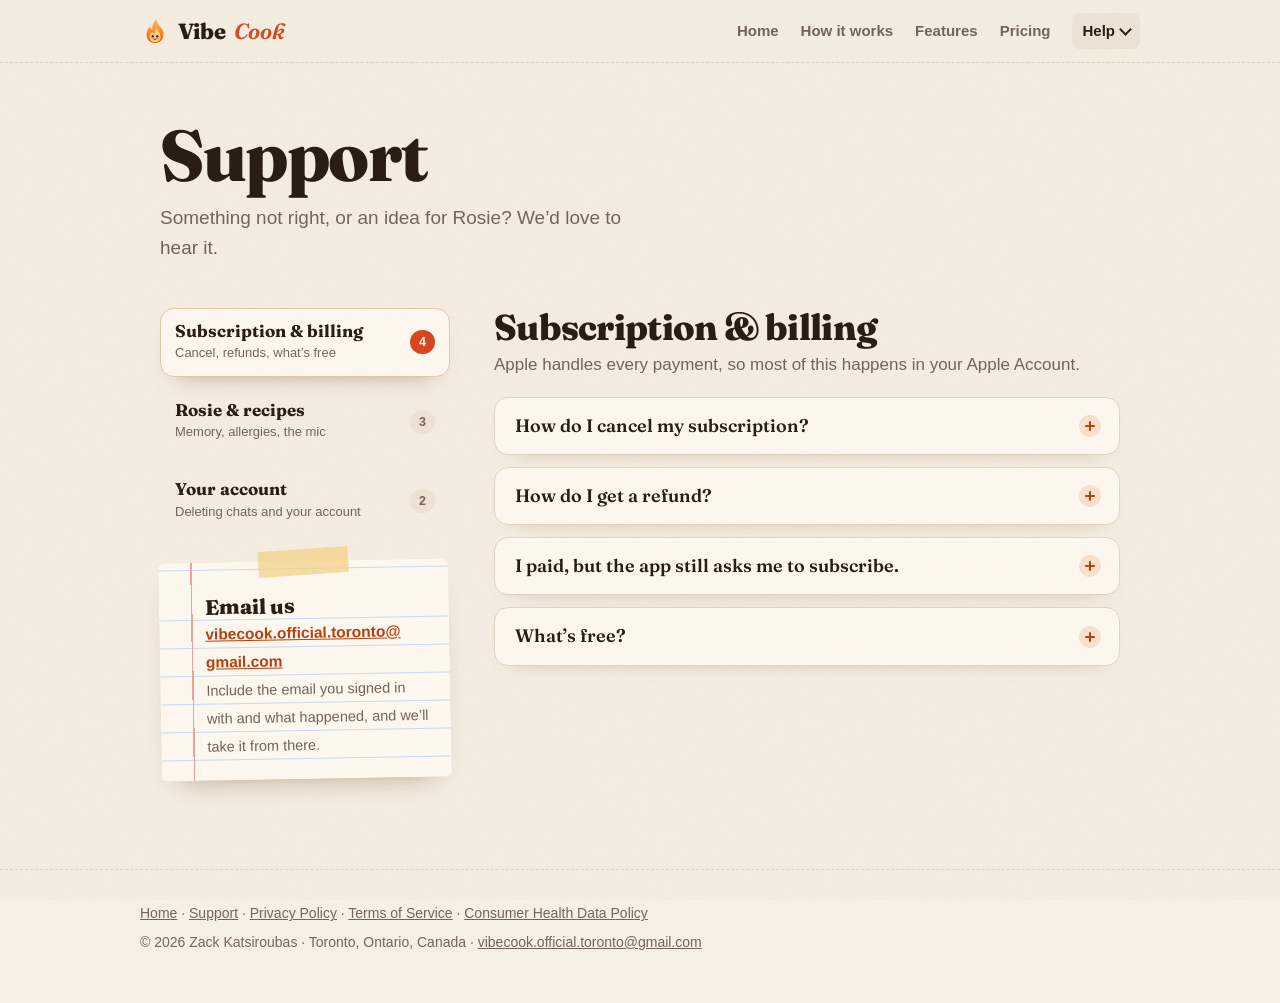
<file: support.html>
<!doctype html>
<html lang="en">
<head>
<meta charset="utf-8">
<meta name="viewport" content="width=device-width, initial-scale=1">
<title>Support · Vibe Cook</title>
<meta name="description" content="Vibe Cook: an AI kitchen buddy that remembers your kitchen and writes recipes around it.">
<link rel="icon" href="data:image/svg+xml,%3Csvg%20viewBox%3D%220%200%20120%20120%22%20xmlns%3D%22http%3A%2F%2Fwww.w3.org%2F2000%2Fsvg%22%3E%3Cdefs%3E%3ClinearGradient%20id%3D%22bf%22%20x1%3D%220%22%20y1%3D%220%22%20x2%3D%220%22%20y2%3D%221%22%3E%3Cstop%20offset%3D%220%22%20stop-color%3D%22%23ffc06a%22%2F%3E%3Cstop%20offset%3D%22.5%22%20stop-color%3D%22%23ff8a2a%22%2F%3E%3Cstop%20offset%3D%221%22%20stop-color%3D%22%23f2600a%22%2F%3E%3C%2FlinearGradient%3E%3C%2Fdefs%3E%3Cpath%20d%3D%22M60%20108C38%20108%2026%2092%2026%2074C26%2060%2033%2050%2041%2042C42%2050%2045%2055%2050%2057C47%2042%2052%2024%2066%2012C66%2028%2076%2036%2084%2046C90%2053%2094%2062%2094%2074C94%2092%2082%20108%2060%20108Z%22%20fill%3D%22url(%23bf)%22%2F%3E%3Cpath%20d%3D%22M60%20104C46%20104%2038%2095%2038%2084C38%2074%2044%2067%2050%2062C51%2068%2054%2071%2058%2072C57%2064%2060%2055%2067%2049C70%2058%2082%2066%2082%2084C82%2095%2074%20104%2060%20104Z%22%20fill%3D%22%23ffd08a%22%2F%3E%3Cellipse%20cx%3D%2245%22%20cy%3D%2290%22%20rx%3D%224.5%22%20ry%3D%222.8%22%20fill%3D%22%23ff6a3d%22%20opacity%3D%22.55%22%2F%3E%3Cellipse%20cx%3D%2275%22%20cy%3D%2290%22%20rx%3D%224.5%22%20ry%3D%222.8%22%20fill%3D%22%23ff6a3d%22%20opacity%3D%22.55%22%2F%3E%3Cellipse%20cx%3D%2251%22%20cy%3D%2281%22%20rx%3D%224.3%22%20ry%3D%225.4%22%20fill%3D%22%232b1a10%22%2F%3E%3Cellipse%20cx%3D%2269%22%20cy%3D%2281%22%20rx%3D%224.3%22%20ry%3D%225.4%22%20fill%3D%22%232b1a10%22%2F%3E%3Ccircle%20cx%3D%2252.4%22%20cy%3D%2279.2%22%20r%3D%221.5%22%20fill%3D%22%23fff%22%2F%3E%3Ccircle%20cx%3D%2270.4%22%20cy%3D%2279.2%22%20r%3D%221.5%22%20fill%3D%22%23fff%22%2F%3E%3Cpath%20d%3D%22M53.5%2091.5Q60%2097.5%2066.5%2091.5%22%20fill%3D%22none%22%20stroke%3D%22%232b1a10%22%20stroke-width%3D%223%22%20stroke-linecap%3D%22round%22%2F%3E%3C%2Fsvg%3E">
<link rel="preconnect" href="https://fonts.googleapis.com">
<link rel="preconnect" href="https://fonts.gstatic.com" crossorigin>
<link href="https://fonts.googleapis.com/css2?family=Caveat:wght@600;700&family=Fraunces:ital,opsz,wght@0,9..144,600;0,9..144,800;1,9..144,600;1,9..144,800&display=swap" rel="stylesheet">
<link rel="stylesheet" href="style.css?v=96b1554b">
</head>
<body>
<svg class="sprite" aria-hidden="true"><defs><linearGradient id="bf" x1="0" y1="0" x2="0" y2="1"><stop offset="0" stop-color="#ffc06a"/><stop offset=".5" stop-color="#ff8a2a"/><stop offset="1" stop-color="#f2600a"/></linearGradient></defs><symbol id="rosie" viewBox="0 0 120 120"><path d="M60 108C38 108 26 92 26 74C26 60 33 50 41 42C42 50 45 55 50 57C47 42 52 24 66 12C66 28 76 36 84 46C90 53 94 62 94 74C94 92 82 108 60 108Z" fill="url(#bf)"/><path d="M60 104C46 104 38 95 38 84C38 74 44 67 50 62C51 68 54 71 58 72C57 64 60 55 67 49C70 58 82 66 82 84C82 95 74 104 60 104Z" fill="#ffd08a"/><ellipse cx="45" cy="90" rx="4.5" ry="2.8" fill="#ff6a3d" opacity=".55"/><ellipse cx="75" cy="90" rx="4.5" ry="2.8" fill="#ff6a3d" opacity=".55"/><ellipse cx="51" cy="81" rx="4.3" ry="5.4" fill="#2b1a10"/><ellipse cx="69" cy="81" rx="4.3" ry="5.4" fill="#2b1a10"/><circle cx="52.4" cy="79.2" r="1.5" fill="#fff"/><circle cx="70.4" cy="79.2" r="1.5" fill="#fff"/><path d="M53.5 91.5Q60 97.5 66.5 91.5" fill="none" stroke="#2b1a10" stroke-width="3" stroke-linecap="round"/></symbol><symbol id="apple" viewBox="0 0 24 24"><path d="M16.4 12.6c0-2.5 2-3.7 2.1-3.8-1.2-1.7-3-1.9-3.6-2-1.5-.2-3 .9-3.8.9-.8 0-2-.9-3.3-.9-1.7 0-3.3 1-4.2 2.6-1.8 3.1-.5 7.7 1.3 10.2.9 1.2 1.9 2.6 3.2 2.6 1.3-.1 1.8-.8 3.3-.8s2 .8 3.3.8c1.4 0 2.3-1.3 3.1-2.5 1-1.4 1.4-2.8 1.4-2.9-.1 0-2.8-1-2.8-4.2zM14 5.1c.7-.9 1.2-2 1-3.1-1 0-2.2.7-2.9 1.5-.6.7-1.2 1.9-1 3 1.1.1 2.2-.6 2.9-1.4z"/></symbol></svg>
<header class="top"><div class="wrap">
  <a class="brand" href="index.html"><svg><use href="#rosie"/></svg>Vibe <i>Cook</i></a>
  <nav class="links"><a href="index.html">Home</a><a href="index.html#how">How it works</a><a href="index.html#features">Features</a><a href="index.html#menu">Pricing</a></nav>
  <details class="help here"><summary><span class="d-only">Help</span><span class="m-only">Menu</span></summary><div class="menu">
    <div class="m-only"><a href="index.html">Home</a><a href="index.html#how">How it works</a><a href="index.html#features">Features</a><a href="index.html#menu">Pricing</a><hr></div>
    <small>Help</small>
    <a href="support.html" aria-current="page">Help &amp; FAQ</a>
    <a href="support.html#contact">Email us</a>
    <hr>
    <small>Legal</small>
    <a href="privacy.html">Privacy Policy</a>
    <a href="terms.html">Terms of Service</a>
    <a href="health-data.html">Consumer Health Data</a>
  </div></details>
</div></header>
<main class="wrap">
<main class="wrap">
<section class="support">
  <h1>Support</h1>
  <p class="lede">Something not right, or an idea for Rosie? We’d love to hear it.</p>

  <div class="desk">
    <div class="side">
      <div class="tabs" role="tablist" aria-label="Question topics">
        <button class="tab" role="tab" id="t-billing" aria-controls="billing" aria-selected="true"><span><b>Subscription &amp; billing</b><small>Cancel, refunds, what’s free</small></span><span class="n">4</span></button>
        <button class="tab" role="tab" id="t-recipes" aria-controls="recipes" aria-selected="false" tabindex="-1"><span><b>Rosie &amp; recipes</b><small>Memory, allergies, the mic</small></span><span class="n">3</span></button>
        <button class="tab" role="tab" id="t-account" aria-controls="account" aria-selected="false" tabindex="-1"><span><b>Your account</b><small>Deleting chats and your account</small></span><span class="n">2</span></button>
      </div>
      <div class="contact" id="contact"><b>Email us</b><a href="mailto:vibecook.official.toronto@gmail.com">vibecook.official.toronto@<wbr>gmail.com</a><div>Include the email you signed in with and what happened, and we’ll take it from there.</div></div>
    </div>

    <div class="panels">
      <div class="panel" id="billing" role="tabpanel" aria-labelledby="t-billing">
        <h2>Subscription &amp; billing</h2>
        <p>Apple handles every payment, so most of this happens in your Apple Account.</p>
        <details><summary>How do I cancel my subscription?</summary><p>Open your iPhone’s Settings, tap your name, then Subscriptions, and choose Vibe Cook. You can also get there in the app: open the menu (top left), tap Settings, then Subscription › Manage subscription. You keep Full Kitchen Access until the end of the period you’ve paid for. Deleting the app or your account does not cancel a subscription.</p></details>
        <details><summary>How do I get a refund?</summary><p>Apple handles all payments, so refunds go through Apple at <a href="https://reportaproblem.apple.com">reportaproblem.apple.com</a>. We can’t issue them ourselves.</p></details>
        <details><summary>I paid, but the app still asks me to subscribe.</summary><p>Open the menu, tap Settings, then Subscription › Restore purchases. Make sure you’re signed in to the same Apple Account you bought with. A subscription belongs to one Apple Account and one Vibe Cook account at a time.</p></details>
        <details><summary>What’s free?</summary><p>Without a subscription you get two chats with Rosie every 7 days, with up to 5 messages in each. Full Kitchen Access (monthly or yearly, with a 3-day free trial for new subscribers) removes that limit.</p></details>
      </div>
      <div class="panel" id="recipes" role="tabpanel" aria-labelledby="t-recipes">
        <h2>Rosie &amp; recipes</h2>
        <p>What she remembers, what to watch for, and getting the mic working.</p>
        <details><summary>What does Rosie remember, and how do I change it?</summary><p>Tap the chef’s hat (top right) and open What Rosie knows. Your name, gear, never-suggest list, swaps, diet and spice level are all there, and every change saves on its own.</p></details>
        <details><summary>Rosie suggested something I’m allergic to.</summary><p>Rosie is an AI and can be wrong about what’s in an ingredient. Always check labels yourself if you have an allergy or a medical diet. Please tell us what happened at the email above so we can make it better.</p></details>
        <details><summary>The mic doesn’t work.</summary><p>Vibe Cook needs Microphone and Speech Recognition access. Open your iPhone’s Settings › Apps › Vibe Cook and turn both on. Your voice is turned into text by Apple; we never receive the audio.</p></details>
      </div>
      <div class="panel" id="account" role="tabpanel" aria-labelledby="t-account">
        <h2>Your account</h2>
        <p>Deleting a chat, or everything.</p>
        <details><summary>How do I delete my account?</summary><p>Open the menu, tap Settings, and tap Delete account at the very bottom. It’s immediate and permanent: your kitchen, saved recipes and chats are all deleted. It does not cancel a subscription, so cancel that with Apple first.</p></details>
        <details><summary>How do I delete a single chat?</summary><p>Open the menu (top left), then press and hold the chat and choose Delete chat.</p></details>
      </div>
    </div>
  </div>
</section>
</main>
</main>
<footer><div class="wrap">
  <p><a href="index.html">Home</a> · <a href="support.html">Support</a> · <a href="privacy.html">Privacy Policy</a> · <a href="terms.html">Terms of Service</a> · <a href="health-data.html">Consumer Health Data Policy</a></p>
  <p>© 2026 Zack Katsiroubas · Toronto, Ontario, Canada · <a href="mailto:vibecook.official.toronto@gmail.com">vibecook.official.toronto@gmail.com</a></p>
</div></footer>
<script src="site.js?v=123c9cac"></script>
<script src="support.js?v=9edb635e"></script>
</body>
</html>
</file>
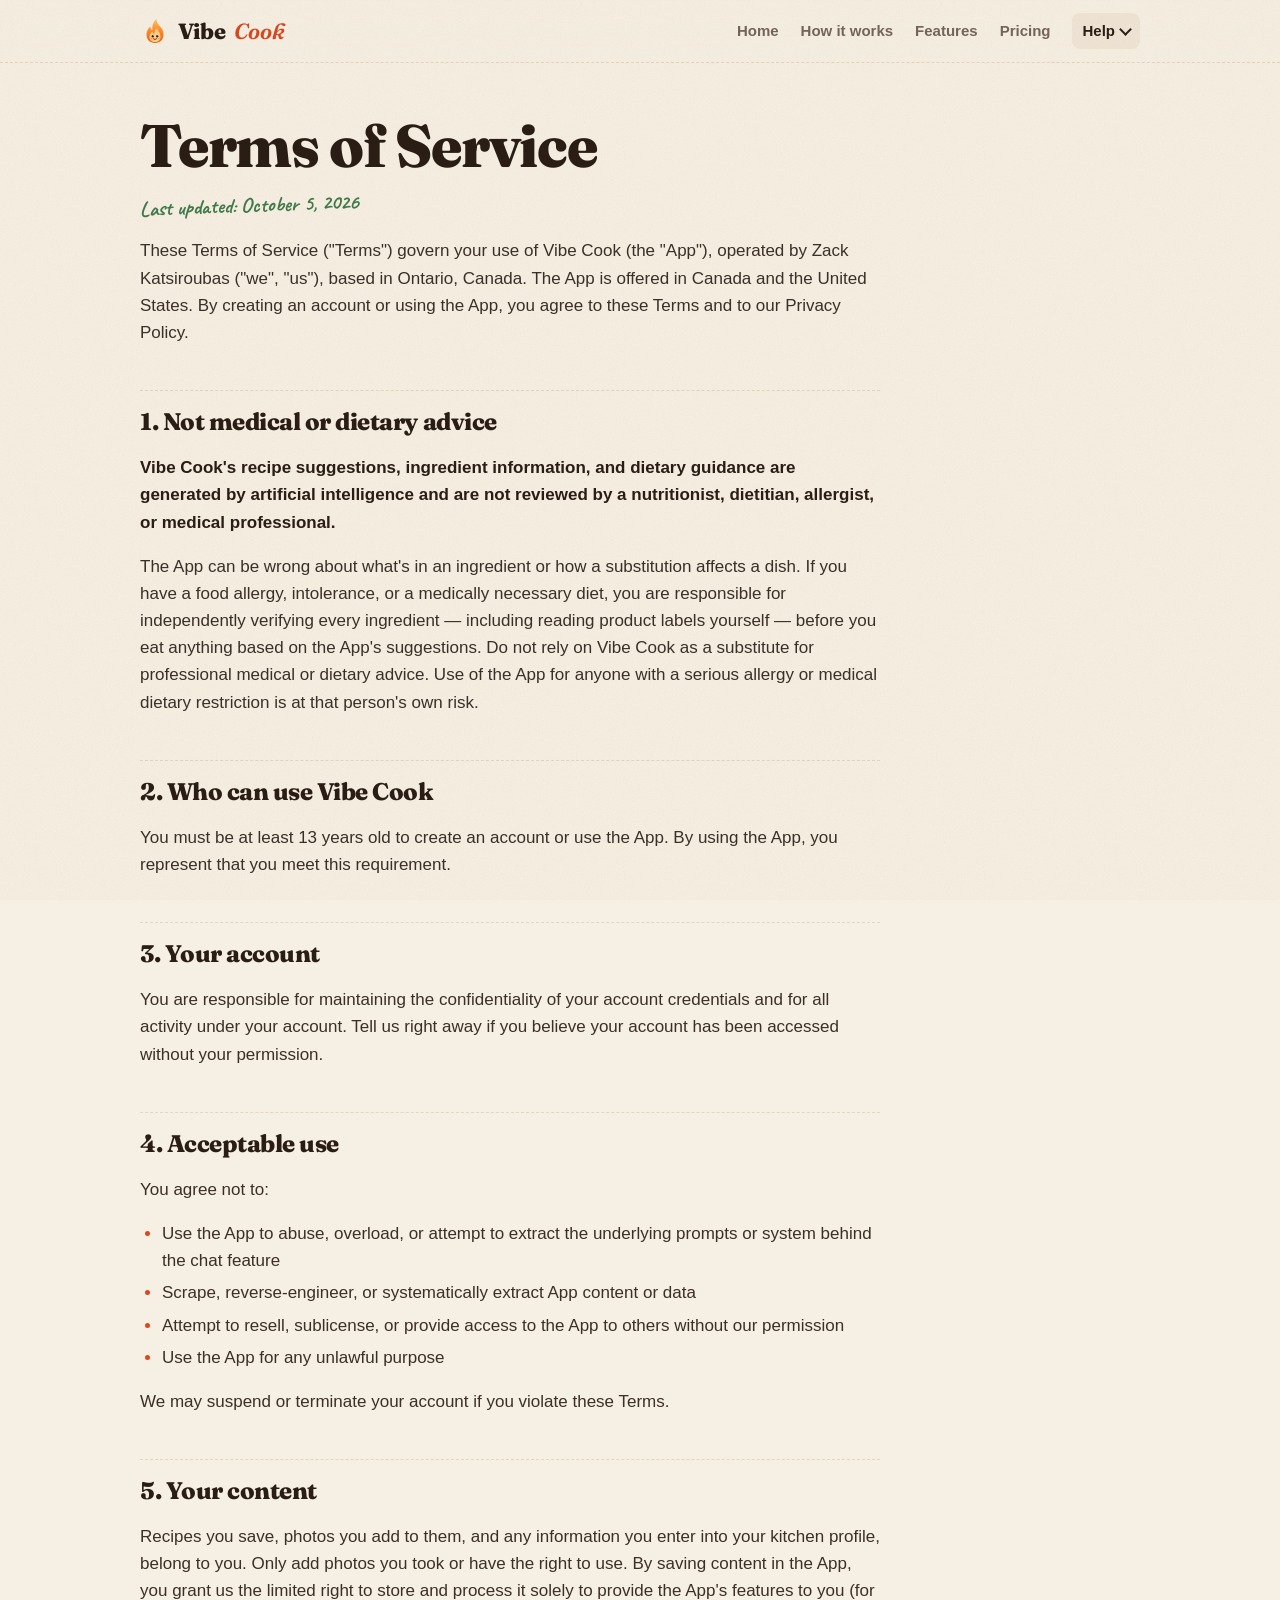
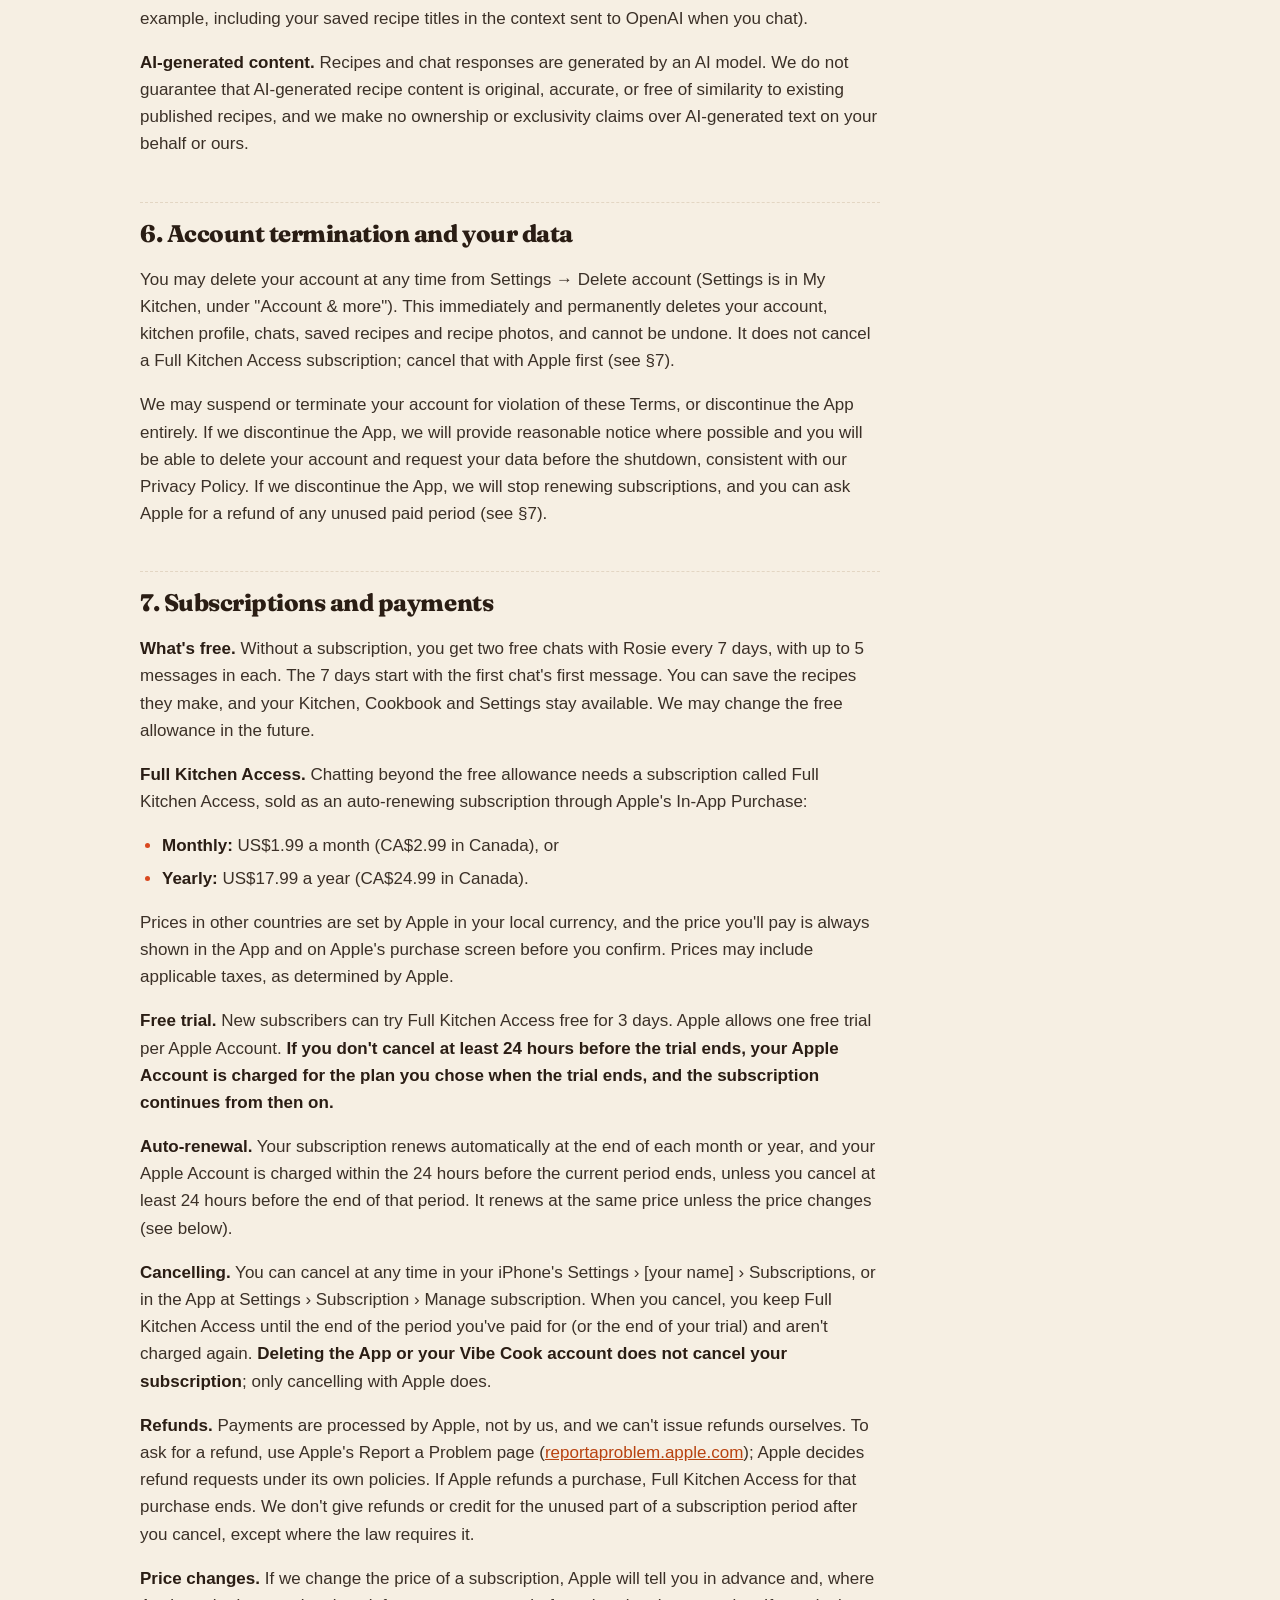
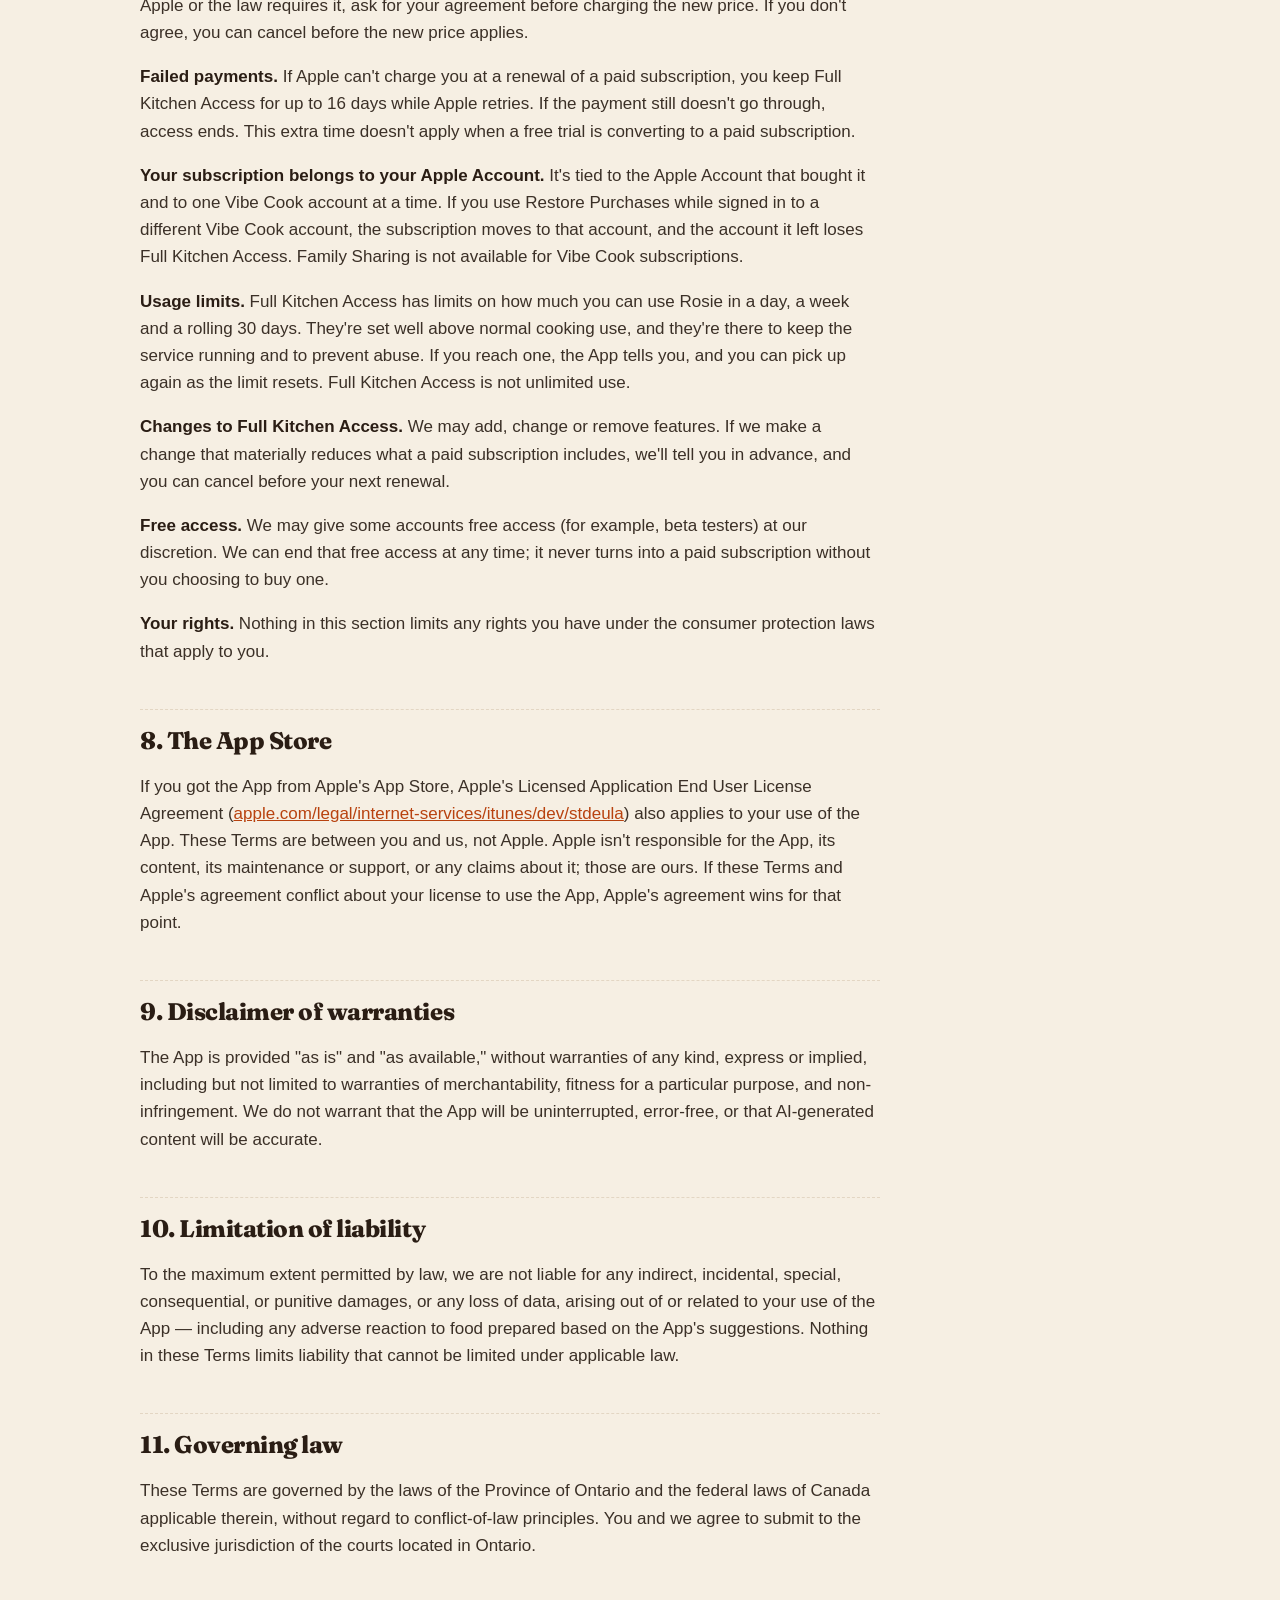
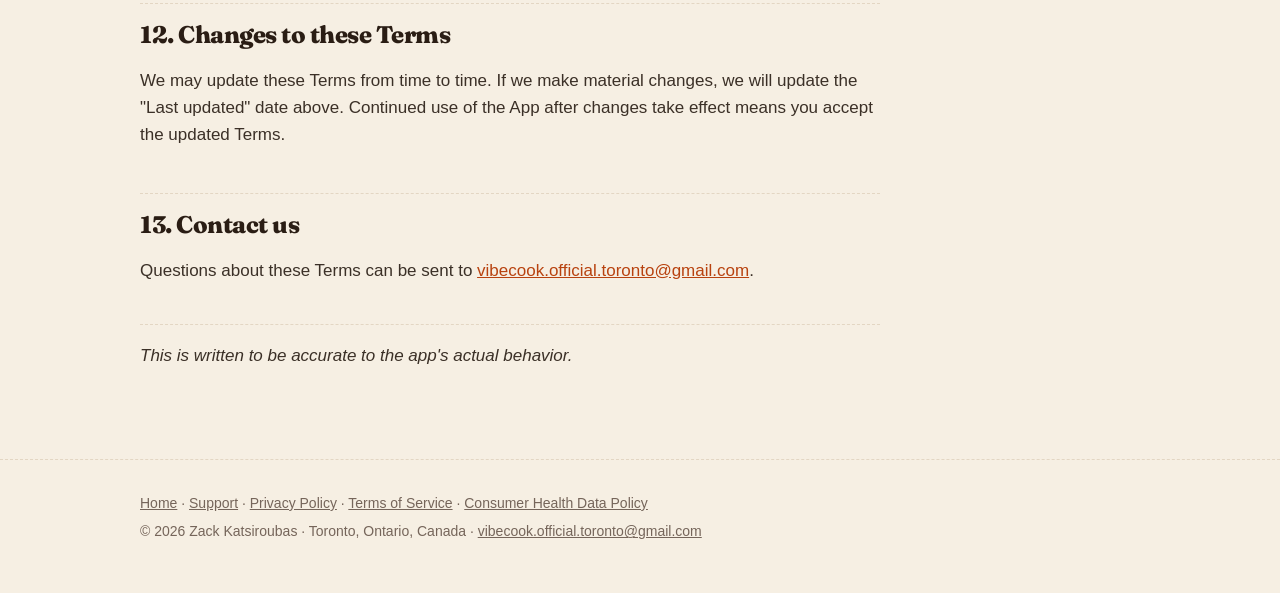
<file: terms.html>
<!doctype html>
<html lang="en">
<head>
<meta charset="utf-8">
<meta name="viewport" content="width=device-width, initial-scale=1">
<title>Terms of Service · Vibe Cook</title>
<meta name="description" content="Vibe Cook: an AI kitchen buddy that remembers your kitchen and writes recipes around it.">
<link rel="icon" href="data:image/svg+xml,%3Csvg%20viewBox%3D%220%200%20120%20120%22%20xmlns%3D%22http%3A%2F%2Fwww.w3.org%2F2000%2Fsvg%22%3E%3Cdefs%3E%3ClinearGradient%20id%3D%22bf%22%20x1%3D%220%22%20y1%3D%220%22%20x2%3D%220%22%20y2%3D%221%22%3E%3Cstop%20offset%3D%220%22%20stop-color%3D%22%23ffc06a%22%2F%3E%3Cstop%20offset%3D%22.5%22%20stop-color%3D%22%23ff8a2a%22%2F%3E%3Cstop%20offset%3D%221%22%20stop-color%3D%22%23f2600a%22%2F%3E%3C%2FlinearGradient%3E%3C%2Fdefs%3E%3Cpath%20d%3D%22M60%20108C38%20108%2026%2092%2026%2074C26%2060%2033%2050%2041%2042C42%2050%2045%2055%2050%2057C47%2042%2052%2024%2066%2012C66%2028%2076%2036%2084%2046C90%2053%2094%2062%2094%2074C94%2092%2082%20108%2060%20108Z%22%20fill%3D%22url(%23bf)%22%2F%3E%3Cpath%20d%3D%22M60%20104C46%20104%2038%2095%2038%2084C38%2074%2044%2067%2050%2062C51%2068%2054%2071%2058%2072C57%2064%2060%2055%2067%2049C70%2058%2082%2066%2082%2084C82%2095%2074%20104%2060%20104Z%22%20fill%3D%22%23ffd08a%22%2F%3E%3Cellipse%20cx%3D%2245%22%20cy%3D%2290%22%20rx%3D%224.5%22%20ry%3D%222.8%22%20fill%3D%22%23ff6a3d%22%20opacity%3D%22.55%22%2F%3E%3Cellipse%20cx%3D%2275%22%20cy%3D%2290%22%20rx%3D%224.5%22%20ry%3D%222.8%22%20fill%3D%22%23ff6a3d%22%20opacity%3D%22.55%22%2F%3E%3Cellipse%20cx%3D%2251%22%20cy%3D%2281%22%20rx%3D%224.3%22%20ry%3D%225.4%22%20fill%3D%22%232b1a10%22%2F%3E%3Cellipse%20cx%3D%2269%22%20cy%3D%2281%22%20rx%3D%224.3%22%20ry%3D%225.4%22%20fill%3D%22%232b1a10%22%2F%3E%3Ccircle%20cx%3D%2252.4%22%20cy%3D%2279.2%22%20r%3D%221.5%22%20fill%3D%22%23fff%22%2F%3E%3Ccircle%20cx%3D%2270.4%22%20cy%3D%2279.2%22%20r%3D%221.5%22%20fill%3D%22%23fff%22%2F%3E%3Cpath%20d%3D%22M53.5%2091.5Q60%2097.5%2066.5%2091.5%22%20fill%3D%22none%22%20stroke%3D%22%232b1a10%22%20stroke-width%3D%223%22%20stroke-linecap%3D%22round%22%2F%3E%3C%2Fsvg%3E">
<link rel="preconnect" href="https://fonts.googleapis.com">
<link rel="preconnect" href="https://fonts.gstatic.com" crossorigin>
<link href="https://fonts.googleapis.com/css2?family=Caveat:wght@600;700&family=Fraunces:ital,opsz,wght@0,9..144,600;0,9..144,800;1,9..144,600;1,9..144,800&display=swap" rel="stylesheet">
<link rel="stylesheet" href="style.css?v=96b1554b">
</head>
<body>
<svg class="sprite" aria-hidden="true"><defs><linearGradient id="bf" x1="0" y1="0" x2="0" y2="1"><stop offset="0" stop-color="#ffc06a"/><stop offset=".5" stop-color="#ff8a2a"/><stop offset="1" stop-color="#f2600a"/></linearGradient></defs><symbol id="rosie" viewBox="0 0 120 120"><path d="M60 108C38 108 26 92 26 74C26 60 33 50 41 42C42 50 45 55 50 57C47 42 52 24 66 12C66 28 76 36 84 46C90 53 94 62 94 74C94 92 82 108 60 108Z" fill="url(#bf)"/><path d="M60 104C46 104 38 95 38 84C38 74 44 67 50 62C51 68 54 71 58 72C57 64 60 55 67 49C70 58 82 66 82 84C82 95 74 104 60 104Z" fill="#ffd08a"/><ellipse cx="45" cy="90" rx="4.5" ry="2.8" fill="#ff6a3d" opacity=".55"/><ellipse cx="75" cy="90" rx="4.5" ry="2.8" fill="#ff6a3d" opacity=".55"/><ellipse cx="51" cy="81" rx="4.3" ry="5.4" fill="#2b1a10"/><ellipse cx="69" cy="81" rx="4.3" ry="5.4" fill="#2b1a10"/><circle cx="52.4" cy="79.2" r="1.5" fill="#fff"/><circle cx="70.4" cy="79.2" r="1.5" fill="#fff"/><path d="M53.5 91.5Q60 97.5 66.5 91.5" fill="none" stroke="#2b1a10" stroke-width="3" stroke-linecap="round"/></symbol><symbol id="apple" viewBox="0 0 24 24"><path d="M16.4 12.6c0-2.5 2-3.7 2.1-3.8-1.2-1.7-3-1.9-3.6-2-1.5-.2-3 .9-3.8.9-.8 0-2-.9-3.3-.9-1.7 0-3.3 1-4.2 2.6-1.8 3.1-.5 7.7 1.3 10.2.9 1.2 1.9 2.6 3.2 2.6 1.3-.1 1.8-.8 3.3-.8s2 .8 3.3.8c1.4 0 2.3-1.3 3.1-2.5 1-1.4 1.4-2.8 1.4-2.9-.1 0-2.8-1-2.8-4.2zM14 5.1c.7-.9 1.2-2 1-3.1-1 0-2.2.7-2.9 1.5-.6.7-1.2 1.9-1 3 1.1.1 2.2-.6 2.9-1.4z"/></symbol></svg>
<header class="top"><div class="wrap">
  <a class="brand" href="index.html"><svg><use href="#rosie"/></svg>Vibe <i>Cook</i></a>
  <nav class="links"><a href="index.html">Home</a><a href="index.html#how">How it works</a><a href="index.html#features">Features</a><a href="index.html#menu">Pricing</a></nav>
  <details class="help here"><summary><span class="d-only">Help</span><span class="m-only">Menu</span></summary><div class="menu">
    <div class="m-only"><a href="index.html">Home</a><a href="index.html#how">How it works</a><a href="index.html#features">Features</a><a href="index.html#menu">Pricing</a><hr></div>
    <small>Help</small>
    <a href="support.html">Help &amp; FAQ</a>
    <a href="support.html#contact">Email us</a>
    <hr>
    <small>Legal</small>
    <a href="privacy.html">Privacy Policy</a>
    <a href="terms.html" aria-current="page">Terms of Service</a>
    <a href="health-data.html">Consumer Health Data</a>
  </div></details>
</div></header>
<main class="wrap">
<article class="doc"><h1>Terms of Service</h1>
<p><em>Last updated: October 5, 2026</em></p>
<p>These Terms of Service ("Terms") govern your use of Vibe Cook (the "App"), operated by Zack Katsiroubas ("we", "us"), based in Ontario, Canada. The App is offered in Canada and the United States. By creating an account or using the App, you agree to these Terms and to our Privacy Policy.</p>
<h2>1. Not medical or dietary advice</h2>
<p><strong>Vibe Cook's recipe suggestions, ingredient information, and dietary guidance are generated by artificial intelligence and are not reviewed by a nutritionist, dietitian, allergist, or medical professional.</strong></p>
<p>The App can be wrong about what's in an ingredient or how a substitution affects a dish. If you have a food allergy, intolerance, or a medically necessary diet, you are responsible for independently verifying every ingredient — including reading product labels yourself — before you eat anything based on the App's suggestions. Do not rely on Vibe Cook as a substitute for professional medical or dietary advice. Use of the App for anyone with a serious allergy or medical dietary restriction is at that person's own risk.</p>
<h2>2. Who can use Vibe Cook</h2>
<p>You must be at least 13 years old to create an account or use the App. By using the App, you represent that you meet this requirement.</p>
<h2>3. Your account</h2>
<p>You are responsible for maintaining the confidentiality of your account credentials and for all activity under your account. Tell us right away if you believe your account has been accessed without your permission.</p>
<h2>4. Acceptable use</h2>
<p>You agree not to:</p>
<ul><li>Use the App to abuse, overload, or attempt to extract the underlying prompts or system behind the chat feature</li><li>Scrape, reverse-engineer, or systematically extract App content or data</li><li>Attempt to resell, sublicense, or provide access to the App to others without our permission</li><li>Use the App for any unlawful purpose</li></ul>
<p>We may suspend or terminate your account if you violate these Terms.</p>
<h2>5. Your content</h2>
<p>Recipes you save, photos you add to them, and any information you enter into your kitchen profile, belong to you. Only add photos you took or have the right to use. By saving content in the App, you grant us the limited right to store and process it solely to provide the App's features to you (for example, including your saved recipe titles in the context sent to OpenAI when you chat).</p>
<p><strong>AI-generated content.</strong> Recipes and chat responses are generated by an AI model. We do not guarantee that AI-generated recipe content is original, accurate, or free of similarity to existing published recipes, and we make no ownership or exclusivity claims over AI-generated text on your behalf or ours.</p>
<h2>6. Account termination and your data</h2>
<p>You may delete your account at any time from Settings → Delete account (Settings is in My Kitchen, under "Account &amp; more"). This immediately and permanently deletes your account, kitchen profile, chats, saved recipes and recipe photos, and cannot be undone. It does not cancel a Full Kitchen Access subscription; cancel that with Apple first (see §7).</p>
<p>We may suspend or terminate your account for violation of these Terms, or discontinue the App entirely. If we discontinue the App, we will provide reasonable notice where possible and you will be able to delete your account and request your data before the shutdown, consistent with our Privacy Policy. If we discontinue the App, we will stop renewing subscriptions, and you can ask Apple for a refund of any unused paid period (see §7).</p>
<h2>7. Subscriptions and payments</h2>
<p><strong>What's free.</strong> Without a subscription, you get two free chats with Rosie every 7 days, with up to 5 messages in each. The 7 days start with the first chat's first message. You can save the recipes they make, and your Kitchen, Cookbook and Settings stay available. We may change the free allowance in the future.</p>
<p><strong>Full Kitchen Access.</strong> Chatting beyond the free allowance needs a subscription called Full Kitchen Access, sold as an auto-renewing subscription through Apple's In-App Purchase:</p>
<ul><li><strong>Monthly:</strong> US$1.99 a month (CA$2.99 in Canada), or</li><li><strong>Yearly:</strong> US$17.99 a year (CA$24.99 in Canada).</li></ul>
<p>Prices in other countries are set by Apple in your local currency, and the price you'll pay is always shown in the App and on Apple's purchase screen before you confirm. Prices may include applicable taxes, as determined by Apple.</p>
<p><strong>Free trial.</strong> New subscribers can try Full Kitchen Access free for 3 days. Apple allows one free trial per Apple Account. <strong>If you don't cancel at least 24 hours before the trial ends, your Apple Account is charged for the plan you chose when the trial ends, and the subscription continues from then on.</strong></p>
<p><strong>Auto-renewal.</strong> Your subscription renews automatically at the end of each month or year, and your Apple Account is charged within the 24 hours before the current period ends, unless you cancel at least 24 hours before the end of that period. It renews at the same price unless the price changes (see below).</p>
<p><strong>Cancelling.</strong> You can cancel at any time in your iPhone's Settings › [your name] › Subscriptions, or in the App at Settings › Subscription › Manage subscription. When you cancel, you keep Full Kitchen Access until the end of the period you've paid for (or the end of your trial) and aren't charged again. <strong>Deleting the App or your Vibe Cook account does not cancel your subscription</strong>; only cancelling with Apple does.</p>
<p><strong>Refunds.</strong> Payments are processed by Apple, not by us, and we can't issue refunds ourselves. To ask for a refund, use Apple's Report a Problem page (<a href="https://reportaproblem.apple.com">reportaproblem.apple.com</a>); Apple decides refund requests under its own policies. If Apple refunds a purchase, Full Kitchen Access for that purchase ends. We don't give refunds or credit for the unused part of a subscription period after you cancel, except where the law requires it.</p>
<p><strong>Price changes.</strong> If we change the price of a subscription, Apple will tell you in advance and, where Apple or the law requires it, ask for your agreement before charging the new price. If you don't agree, you can cancel before the new price applies.</p>
<p><strong>Failed payments.</strong> If Apple can't charge you at a renewal of a paid subscription, you keep Full Kitchen Access for up to 16 days while Apple retries. If the payment still doesn't go through, access ends. This extra time doesn't apply when a free trial is converting to a paid subscription.</p>
<p><strong>Your subscription belongs to your Apple Account.</strong> It's tied to the Apple Account that bought it and to one Vibe Cook account at a time. If you use Restore Purchases while signed in to a different Vibe Cook account, the subscription moves to that account, and the account it left loses Full Kitchen Access. Family Sharing is not available for Vibe Cook subscriptions.</p>
<p><strong>Usage limits.</strong> Full Kitchen Access has limits on how much you can use Rosie in a day, a week and a rolling 30 days. They're set well above normal cooking use, and they're there to keep the service running and to prevent abuse. If you reach one, the App tells you, and you can pick up again as the limit resets. Full Kitchen Access is not unlimited use.</p>
<p><strong>Changes to Full Kitchen Access.</strong> We may add, change or remove features. If we make a change that materially reduces what a paid subscription includes, we'll tell you in advance, and you can cancel before your next renewal.</p>
<p><strong>Free access.</strong> We may give some accounts free access (for example, beta testers) at our discretion. We can end that free access at any time; it never turns into a paid subscription without you choosing to buy one.</p>
<p><strong>Your rights.</strong> Nothing in this section limits any rights you have under the consumer protection laws that apply to you.</p>
<h2>8. The App Store</h2>
<p>If you got the App from Apple's App Store, Apple's Licensed Application End User License Agreement (<a href="https://apple.com/legal/internet-services/itunes/dev/stdeula">apple.com/legal/internet-services/itunes/dev/stdeula</a>) also applies to your use of the App. These Terms are between you and us, not Apple. Apple isn't responsible for the App, its content, its maintenance or support, or any claims about it; those are ours. If these Terms and Apple's agreement conflict about your license to use the App, Apple's agreement wins for that point.</p>
<h2>9. Disclaimer of warranties</h2>
<p>The App is provided "as is" and "as available," without warranties of any kind, express or implied, including but not limited to warranties of merchantability, fitness for a particular purpose, and non-infringement. We do not warrant that the App will be uninterrupted, error-free, or that AI-generated content will be accurate.</p>
<h2>10. Limitation of liability</h2>
<p>To the maximum extent permitted by law, we are not liable for any indirect, incidental, special, consequential, or punitive damages, or any loss of data, arising out of or related to your use of the App — including any adverse reaction to food prepared based on the App's suggestions. Nothing in these Terms limits liability that cannot be limited under applicable law.</p>
<h2>11. Governing law</h2>
<p>These Terms are governed by the laws of the Province of Ontario and the federal laws of Canada applicable therein, without regard to conflict-of-law principles. You and we agree to submit to the exclusive jurisdiction of the courts located in Ontario.</p>
<h2>12. Changes to these Terms</h2>
<p>We may update these Terms from time to time. If we make material changes, we will update the "Last updated" date above. Continued use of the App after changes take effect means you accept the updated Terms.</p>
<h2>13. Contact us</h2>
<p>Questions about these Terms can be sent to <a href="mailto:vibecook.official.toronto@gmail.com">vibecook.official.toronto@gmail.com</a>.</p>
<hr>
<p><em>This is written to be accurate to the app's actual behavior.</em></p></article>
</main>
<footer><div class="wrap">
  <p><a href="index.html">Home</a> · <a href="support.html">Support</a> · <a href="privacy.html">Privacy Policy</a> · <a href="terms.html">Terms of Service</a> · <a href="health-data.html">Consumer Health Data Policy</a></p>
  <p>© 2026 Zack Katsiroubas · Toronto, Ontario, Canada · <a href="mailto:vibecook.official.toronto@gmail.com">vibecook.official.toronto@gmail.com</a></p>
</div></footer>
<script src="site.js?v=123c9cac"></script>
</body>
</html>
</file>
<file: style.css>
/* Shared by every D page: colours, type, paper grain, header with the Help menu, footer, legal pages. */
:root{
  --paper:#f6efe3; --card:#fffaf2; --ink:#2a1d14; --muted:#75655a; --line:#e3d6c3;
  --tomato:#d9481f; --terra:#b8420f; --basil:#3f7a4a; --butter:#f6d58b; --rule:#c9dcef;
  --serif:"Fraunces", Georgia, serif; --hand:"Caveat", "Comic Sans MS", cursive;
  color-scheme:light;
}
*{box-sizing:border-box}
html{-webkit-text-size-adjust:100%; scroll-behavior:smooth}
body{margin:0; background:var(--paper); color:var(--ink); font:17px/1.6 -apple-system, BlinkMacSystemFont, "Segoe UI", Roboto, Helvetica, Arial, sans-serif; overflow-x:hidden}
body::before{content:""; position:fixed; inset:0; pointer-events:none; z-index:100; opacity:.32; mix-blend-mode:multiply;
  background-image:url("data:image/svg+xml,%3Csvg xmlns='http://www.w3.org/2000/svg' width='180' height='180'%3E%3Cfilter id='n'%3E%3CfeTurbulence type='fractalNoise' baseFrequency='.85' numOctaves='3' stitchTiles='stitch'/%3E%3CfeColorMatrix values='0 0 0 0 .45  0 0 0 0 .35  0 0 0 0 .25  0 0 0 .22 0'/%3E%3C/filter%3E%3Crect width='100%25' height='100%25' filter='url(%23n)'/%3E%3C/svg%3E")}
a{color:var(--terra)}
.wrap{max-width:1040px; margin:0 auto; padding:0 20px}
.sprite{position:absolute; width:0; height:0; overflow:hidden}
h1,h2,h3{font-family:var(--serif); font-weight:800; letter-spacing:-.02em}
h1 em, h2 em{font-style:italic; font-weight:600; color:var(--tomato)}

/* header */
.top{position:sticky; top:0; z-index:20; background:rgba(246,239,227,.9); backdrop-filter:blur(12px); -webkit-backdrop-filter:blur(12px); border-bottom:1px dashed var(--line)}
.top .wrap{display:flex; align-items:center; gap:12px; min-height:62px}
.brand{display:flex; align-items:center; gap:8px; font:800 22px/1 var(--serif); color:var(--ink); text-decoration:none; margin-right:auto}
.brand i{font-style:italic; font-weight:600; color:var(--tomato)}
.brand svg{width:30px; height:30px}
.top .links{display:flex; gap:2px}
.top .links a, .help summary{color:var(--muted); text-decoration:none; font-weight:600; font-size:15px; padding:6px 10px; border-radius:8px}
.top .links a:hover, .top .links a[aria-current="page"]{color:var(--ink); background:#efe5d6}

/* the Help menu */
.help{position:relative}
.help summary{list-style:none; cursor:pointer; display:flex; align-items:center; gap:6px; user-select:none}
.help summary::-webkit-details-marker{display:none}
.help summary::after{content:""; width:7px; height:7px; border:solid currentColor; border-width:0 2px 2px 0; transform:translateY(-2px) rotate(45deg); transition:transform .2s}
.help[open] summary::after{transform:translateY(1px) rotate(-135deg)}
.help summary:hover, .help[open] summary, .help.here summary{color:var(--ink); background:#efe5d6}
.help summary:focus-visible{outline:2px solid var(--tomato); outline-offset:2px}
.help .menu{position:absolute; right:0; top:calc(100% + 8px); width:250px; background:var(--card); border:1px solid var(--line); border-radius:14px; padding:8px; box-shadow:0 22px 40px -22px rgba(80,45,15,.55); animation:drop .18s ease-out}
@keyframes drop{from{opacity:0; transform:translateY(-6px)}}
.help .menu a{display:block; padding:9px 10px; border-radius:9px; color:var(--ink); text-decoration:none; font-weight:600; font-size:15px}
.help .menu a:hover, .help .menu a:focus-visible{background:#f3e8d8; outline:none}
.help .menu a[aria-current="page"]{color:var(--terra)}
.help .menu small{display:block; padding:8px 10px 2px; font-size:11.5px; font-weight:800; letter-spacing:.1em; text-transform:uppercase; color:#a08f80}
.help .menu hr{border:0; border-top:1px dashed var(--line); margin:6px 4px}
.m-only{display:none}

/* footer */
footer{margin-top:90px; border-top:1px dashed var(--line); padding:26px 0 44px; color:var(--muted); font-size:14px}
footer p{margin:6px 0} footer a{color:var(--muted)}

/* legal pages */
.doc{padding:52px 0 0; max-width:740px}
.doc h1{font-size:clamp(38px, 7vw, 60px); line-height:1.02; margin:0 0 8px}
.doc h1 + p em{font-style:normal; display:inline-block; font:700 21px/1 var(--hand); color:var(--basil); transform:rotate(-2deg)}
.doc h2{font-size:24px; line-height:1.25; margin:44px 0 10px; padding-top:16px; border-top:1px dashed var(--line)}
.doc h3{font-size:19px; margin:26px 0 6px}
.doc p, .doc li{color:#3b3027}
.doc ul{padding-left:22px}
.doc li{margin:5px 0}
.doc li::marker{color:var(--tomato)}
.doc strong{color:var(--ink)}
.doc hr{border:0; border-top:1px dashed var(--line); margin:40px 0 14px}
.doc code{background:#efe5d6; padding:1px 5px; border-radius:5px; font-size:.9em}
.table{overflow-x:auto; margin:16px 0; border:1px solid var(--line); border-radius:14px; background:var(--card)}
table{border-collapse:collapse; width:100%; min-width:640px; font-size:15px; line-height:1.45}
th, td{text-align:left; vertical-align:top; padding:11px 13px; border-bottom:1px solid var(--line)}
th{background:#f3e8d8; font-size:12.5px; text-transform:uppercase; letter-spacing:.07em; color:var(--muted)}
tr:last-child td{border-bottom:0}

@media (max-width:820px){
  .top .links{display:none}
  .m-only{display:block}
  .d-only{display:none}
  .help .menu{width:min(280px, calc(100vw - 40px))}
  .doc{padding-top:36px}
}

/* ===== home ===== */
/* hero */
.hero{display:grid; grid-template-columns:1.05fr .95fr; gap:48px; align-items:center; padding:64px 0 40px}
.stamp{display:inline-block; font:700 22px/1 var(--hand); color:var(--basil); transform:rotate(-3deg); margin-bottom:14px}
.hero h1{font-size:clamp(46px, 8vw, 80px); line-height:.98; margin:0}
/* the cycling word sits on its own fixed-height line and never wraps, so changing it can't move the page */
.cycle{display:block; height:1.12em; white-space:nowrap; font-size:calc(1em * var(--fit, 1)); position:relative}
.swoosh{position:relative; display:inline-block; transition:opacity .3s, transform .45s cubic-bezier(.4,0,.2,1)}
.swoosh.out{opacity:0; transform:translateY(-.35em)}
.swoosh.pre{opacity:0; transform:translateY(.35em); transition:none}
.swoosh svg{position:absolute; left:-2%; bottom:-.12em; width:104%; height:.32em; overflow:visible}
.swoosh path{fill:none; stroke:var(--butter); stroke-width:9; stroke-linecap:round; stroke-dasharray:420; stroke-dashoffset:420; animation:draw 1.1s .5s cubic-bezier(.6,0,.2,1) forwards}
.swoosh.redraw path{animation:draw .8s .1s cubic-bezier(.6,0,.2,1) forwards}
.swoosh > span{position:relative}
.probe{position:absolute; visibility:hidden; white-space:nowrap; left:0; top:0}
@keyframes draw{to{stroke-dashoffset:0}}
.hero p{font-size:19px; color:var(--muted); margin:22px 0 0; max-width:36ch}
.appstore{display:inline-flex; align-items:center; gap:10px; margin-top:28px; padding:11px 20px; border-radius:14px; background:var(--ink); color:#fff; font-weight:600; font-size:19px; line-height:1.15; text-decoration:none; box-shadow:4px 4px 0 var(--tomato); transition:transform .15s, box-shadow .15s}
.appstore:hover{transform:translate(-2px,-2px); box-shadow:6px 6px 0 var(--tomato)}
.appstore small{display:block; font-weight:500; opacity:.75; font-size:12px}
.appstore svg{fill:#fff}
.fine{font-size:14px; color:var(--muted); margin-top:14px}

/* live chat demo */
.demo-wrap{position:relative; transform:rotate(1deg)}
.demo{position:relative; height:560px; background:#faf5ec; border:1px solid var(--line); border-radius:30px; overflow:hidden; box-shadow:0 30px 60px -30px rgba(90,50,20,.4), 0 2px 0 #fff inset; display:flex; flex-direction:column; isolation:isolate}
.demo-head{display:flex; align-items:center; gap:10px; padding:14px 16px 12px; border-bottom:1px dashed var(--line); background:var(--card); font-weight:700; font-size:15px}
.demo-head svg{width:30px; height:30px}
.demo-head small{display:block; font-weight:500; color:var(--basil); font-size:12px}
.chat{flex:1; overflow:hidden; padding:14px 46px 8px 16px; display:flex; flex-direction:column; gap:4px}
.who{font-size:11px; font-weight:800; letter-spacing:.08em; color:#9a8878; margin-top:8px}
.who.me-who{align-self:flex-end}
.who.her-who{display:flex; align-items:center; gap:6px; color:var(--terra)}
.who svg{width:18px; height:18px}
.msg{max-width:88%; padding:9px 13px; font-size:14.5px; line-height:1.45; animation:in .4s cubic-bezier(.2,.8,.2,1) both}
@keyframes in{from{opacity:0; transform:translateY(10px) scale(.98)}}
.me{align-self:flex-end; background:#fde3cc; border:1px solid #f6cfae; border-radius:16px 16px 4px 16px}
.her{align-self:flex-start; background:#fff; border:1px solid var(--line); border-radius:16px 16px 16px 4px}
.her .chip{display:inline-block; margin-top:8px; font-size:12.5px; font-weight:700; color:var(--terra); background:#fdeee2; border:1px solid #f2c9a8; border-radius:999px; padding:3px 10px}
.dots{display:inline-flex; gap:4px; padding:4px 0} .dots i{width:7px; height:7px; border-radius:50%; background:var(--muted); animation:blink 1s infinite} .dots i:nth-child(2){animation-delay:.15s} .dots i:nth-child(3){animation-delay:.3s}
@keyframes blink{0%,60%,100%{opacity:.25; transform:none} 30%{opacity:1; transform:translateY(-3px)}}
.compose{margin:6px 14px 14px; border:1px solid var(--line); border-radius:999px; background:#fff; padding:6px 6px 6px 16px; display:flex; align-items:center; justify-content:space-between; color:#a49384; font-size:14.5px}
.compose b{width:32px; height:32px; border-radius:50%; background:var(--terra); color:#fff; display:grid; place-items:center; font-size:16px}

/* the recipe panel slides over the chat, like in the app */
.rpanel{position:absolute; inset:0; z-index:5; background:#fffcf6; display:flex; flex-direction:column; transform:translateX(100%); transition:transform .55s cubic-bezier(.2,.8,.2,1); touch-action:pan-y}
.demo.open .rpanel{transform:translateX(0)}
.rtab{position:absolute; left:-32px; top:40%; width:32px; padding:10px 0; background:#fff; border:1px solid var(--line); border-right:0; border-radius:12px 0 0 12px; display:flex; flex-direction:column; align-items:center; gap:6px; cursor:grab; color:var(--terra); opacity:0; pointer-events:none; transition:opacity .3s; touch-action:none; font:inherit}
.rtab span{writing-mode:vertical-rl; transform:rotate(180deg); font-size:11.5px; font-weight:800; letter-spacing:.14em}
.rtab svg{width:15px; height:15px; fill:none; stroke:currentColor; stroke-width:2}
.demo.has-recipe .rtab{opacity:1; pointer-events:auto}
.demo.has-recipe:not(.open) .rtab{animation:nudge 3.2s ease-in-out infinite}
@keyframes nudge{0%,70%,100%{translate:0} 80%{translate:-7px} 90%{translate:0}}
.ph{display:flex; justify-content:space-between; align-items:center; padding:14px 14px 10px; touch-action:none; cursor:grab}
.back{font:inherit; font-size:13px; font-weight:700; color:var(--terra); background:#fff; border:1px solid var(--line); border-radius:10px; padding:5px 10px; cursor:pointer}
.changes{font-size:12.5px; font-weight:700; color:var(--basil); background:#e8f3e6; border:1px solid #b9d9b5; border-radius:9px; padding:4px 9px; opacity:0; transition:opacity .3s}
.changes.on{opacity:1}
.hint{margin:0 14px; background:#fbeee3; border-radius:10px; padding:8px 12px; font-size:12.5px; color:#7d6656}
.pbody{flex:1; overflow:hidden; padding:12px 18px 0}
.pbody h4{margin:0; font:800 23px/1.15 var(--serif)}
.pbody .sub{margin:3px 0 10px; font-size:13px; font-style:italic; color:var(--muted)}
.pbody h5{display:flex; justify-content:space-between; align-items:baseline; margin:8px 0 4px; font:800 17px/1.2 var(--serif)}
.pbody h5 small{font:600 12px/1 -apple-system, system-ui, sans-serif; color:var(--muted)}
.ings{list-style:none; margin:0; padding:0; font-size:14px}
.ings li{padding:4px 8px 4px 20px; position:relative; border-left:3px solid transparent; border-radius:4px}
.ings li::before{content:""; position:absolute; left:8px; top:12px; width:5px; height:5px; border-radius:50%; background:var(--tomato)}
.ings li.chg{background:#e6f2e4; border-left-color:var(--basil); animation:glow 1.4s ease-out}
.ings li em{font-style:normal; font-size:10.5px; font-weight:800; letter-spacing:.06em; color:var(--basil); text-transform:uppercase; margin-left:6px}
@keyframes glow{from{background:#c9e8c4}}
.stepz{list-style:none; margin:0; padding:0; font-size:13.5px; counter-reset:s}
.stepz li{display:grid; grid-template-columns:22px 1fr; gap:6px; padding:5px 0; border-bottom:1px solid #f0e6d8}
.stepz li::before{counter-increment:s; content:counter(s); font:600 19px/1.1 var(--serif); color:var(--tomato)}
.savebtn{margin:10px 14px 14px; background:linear-gradient(#c9500a, #a9440a); color:#fff; text-align:center; border-radius:999px; padding:11px; font-weight:700; font-size:15px}
.note{position:absolute; font:700 23px/1.05 var(--hand); color:var(--terra); pointer-events:none; width:110px}
.note.n1{right:-118px; top:calc(40% - 64px); transform:rotate(6deg)}
.note svg{display:block; width:56px; height:40px; margin:2px 0 0 -6px; stroke:var(--terra); fill:none; stroke-width:2.2; stroke-linecap:round; stroke-linejoin:round}

/* fridge ticker */
.ticker{margin:56px 0 0; border-block:1.5px dashed #d8c8b2; background:#efe4d3; overflow:hidden; padding:14px 0}
.ticker .label{font:700 24px/1 var(--hand); color:var(--terra)}
.track{display:flex; gap:34px; width:max-content; animation:slide 38s linear infinite; align-items:center; white-space:nowrap; font-weight:600; color:#4b3a2d}
.ticker:hover .track{animation-play-state:paused}
.track span::after{content:"·"; margin-left:34px; color:#c7b39a}
@keyframes slide{to{transform:translateX(-50%)}}

/* sections */
section.s{padding-top:100px}
.s h2{font-size:clamp(34px, 5.5vw, 54px); line-height:1.02; margin:0 0 10px}
.lede{font-size:19px; color:var(--muted); margin:0 0 36px; max-width:52ch}

/* index cards */
.cards{display:grid; grid-template-columns:repeat(3, minmax(0,1fr)); gap:26px; padding-top:10px}
.icard{position:relative; background:var(--card); border-radius:6px; padding:34px 22px 22px 46px; min-height:230px; box-shadow:0 14px 28px -18px rgba(80,45,15,.45);
  background-image:linear-gradient(90deg, transparent 32px, #f0a59a 32px, #f0a59a 33.5px, transparent 33.5px), repeating-linear-gradient(transparent 0 27px, var(--rule) 27px 28px); background-position:0 0, 0 34px;
  transition:transform .3s cubic-bezier(.2,.8,.2,1)}
.icard:nth-child(1){transform:rotate(-1.6deg)} .icard:nth-child(2){transform:rotate(1deg) translateY(10px)} .icard:nth-child(3){transform:rotate(-.6deg)}
.icard:hover{transform:rotate(0) translateY(-6px)}
.icard::before{content:""; position:absolute; top:-12px; left:50%; width:90px; height:26px; translate:-50% 0; rotate:-3deg; background:rgba(246,213,139,.75); box-shadow:0 1px 2px rgba(0,0,0,.06)}
.icard .no{font:italic 600 15px/1 var(--serif); color:var(--tomato); letter-spacing:.02em}
.icard b{display:block; font:800 23px/1.15 var(--serif); margin:6px 0 8px}
.icard span{display:block; color:#4d3e33; font-size:15.5px; line-height:28px}

/* feature rows */
.row{display:grid; grid-template-columns:1fr 1fr; gap:56px; align-items:center; padding-top:100px}
.row.flip .phone{order:-1}
.row h2{font-size:clamp(32px, 5vw, 46px); line-height:1.04; margin:0 0 12px}
.row p{font-size:18px; color:var(--muted); margin:0}
.row ul{margin:16px 0 0; padding:0; list-style:none}
.row li{padding:6px 0 6px 32px; position:relative; color:#3b3027}
.row li::before{content:""; position:absolute; left:2px; top:11px; width:18px; height:14px; background:url("data:image/svg+xml,%3Csvg xmlns='http://www.w3.org/2000/svg' viewBox='0 0 18 14'%3E%3Cpath d='M1.5 7.5C3.5 9 5 11 6 12.5C8.5 7.5 12 3.5 16.5 1.5' fill='none' stroke='%233f7a4a' stroke-width='2.4' stroke-linecap='round'/%3E%3C/svg%3E") no-repeat}
.phone{position:relative; display:flex; justify-content:center}
/* .shot is exactly the size of the screenshot, so the notes point at the same spot at every width */
.shot{position:relative; width:100%; max-width:260px; transform:rotate(-2deg)}
.row.flip .shot{transform:rotate(2deg)}
.shot img{display:block; width:100%; height:auto; border-radius:30px; border:7px solid var(--ink); box-shadow:0 30px 60px -26px rgba(80,40,10,.55)}
/* the chat with the recipe panel part-way open over it */
.split .screen{position:relative; overflow:hidden; border-radius:30px; border:7px solid var(--ink); box-shadow:0 30px 60px -26px rgba(80,40,10,.55); background:#f7f2ea}
.split .screen img{border:0; border-radius:0; box-shadow:none}
.split .slide{position:absolute; top:0; bottom:0; left:34%; width:100%; border-left:1px solid #e0d2bf; box-shadow:-6px 0 14px -10px rgba(60,30,10,.35)}
.split .stab{position:absolute; left:-23px; top:44%; width:23px; padding:9px 0; background:#fff; border:1px solid #e0d2bf; border-right:0; border-radius:9px 0 0 9px; color:var(--terra); display:flex; justify-content:center}
.split .stab span{writing-mode:vertical-rl; transform:rotate(180deg); font-size:8.5px; font-weight:800; letter-spacing:.14em}
.scribble{position:absolute; font:700 25px/1.05 var(--hand); color:var(--terra); white-space:nowrap; pointer-events:none}
.scribble svg{display:block; width:70px; height:46px; stroke:var(--terra); fill:none; stroke-width:2.2; stroke-linecap:round; stroke-linejoin:round}
/* right-hand note: arrow tip is 10px in and 36px down from the note's top-left corner */
/* (the padding keeps the words off the screenshot; the negative margin keeps the arrow where it was) */
.sc-r{left:calc(100% - 26px - var(--reach, 0px)); top:calc(var(--y) - 36px); padding-left:calc(34px + var(--reach, 0px))}
.sc-r svg{margin-left:calc(-34px - var(--reach, 0px))}
/* left-hand note: arrow tip is 10px in from the note's right edge and 8px up from its bottom */
.sc-l{right:calc(100% - var(--x) - 10px); bottom:calc(100% - var(--y) - 8px); text-align:right; padding-right:calc(var(--x) + 16px)}
.sc-l svg{margin-left:auto; margin-right:calc(-1 * (var(--x) + 16px))}

/* compare: a notebook page */
.page{display:grid; grid-template-columns:1fr 1fr; background:var(--card); border-radius:10px; box-shadow:0 20px 40px -26px rgba(80,45,15,.5); overflow:hidden}
.page > div{padding:30px 30px 34px; background-image:repeating-linear-gradient(transparent 0 33px, var(--rule) 33px 34px); background-position:0 58px}
.page > div + div{border-left:2px dashed #ecdcc6}
.page h3{margin:0 0 10px; font-size:22px}
.page ul{list-style:none; margin:0; padding:0}
.page li{line-height:34px; font-size:16px; position:relative; padding-left:28px}
.them h3{color:var(--muted)}
.them li{color:#8a7a6d}
.them li::before{content:"✗"; position:absolute; left:2px; color:var(--tomato); font-weight:800}
.us li::before{content:"✓"; position:absolute; left:2px; color:var(--basil); font-weight:800}
.us h3 em{font-style:italic; color:var(--tomato); font-weight:600}

/* rosie */
.meet{display:grid; grid-template-columns:auto 1fr; gap:36px; align-items:center; background:var(--tomato); color:#fff; border-radius:28px; padding:44px; position:relative; overflow:hidden}
.meet::after{content:""; position:absolute; right:-80px; top:-80px; width:280px; height:280px; border-radius:50%; background:radial-gradient(circle, rgba(255,214,140,.5), transparent 70%)}
.meet .big{width:150px; height:150px; filter:drop-shadow(0 12px 22px rgba(0,0,0,.25))}
.big svg{width:100%; height:100%; transform-origin:50% 92%; animation:sway 2.6s ease-in-out infinite}
@keyframes sway{0%,100%{transform:rotate(-3deg) scaleY(1)} 50%{transform:rotate(3deg) scaleY(1.04)}}
.meet h2{font-size:clamp(34px, 5vw, 50px); margin:0 0 8px; line-height:1}
.meet h2 em{color:var(--butter)}
.meet p{margin:0; font-size:18px; color:rgba(255,244,234,.95); max-width:48ch}
.meet .q{display:inline-block; margin-top:16px; font:700 25px/1.2 var(--hand); color:var(--butter)}

/* menu pricing */
.menu-card{max-width:720px; margin:0 auto; background:var(--card); border:2px solid var(--ink); outline:1px solid var(--ink); outline-offset:-9px; border-radius:6px; padding:44px 46px 36px; text-align:center; box-shadow:0 26px 50px -30px rgba(80,45,15,.5)}
.menu-card .crest{font:700 26px/1 var(--hand); color:var(--terra)}
.menu-card h2{font-size:clamp(32px, 5vw, 46px); margin:4px 0 6px}
.menu-card .sub{color:var(--muted); margin:0 auto 26px; max-width:46ch}
.dish{display:flex; align-items:baseline; gap:10px; text-align:left; margin-top:20px}
.dish .name{font:800 21px/1.2 var(--serif)}
.dish .name em{font-style:italic; font-weight:600; color:var(--tomato); font-size:17px}
.dish .lead{flex:1; border-bottom:2px dotted #c7b39a; transform:translateY(-5px); min-width:20px}
.dish .cost{font:800 24px/1 var(--serif)}
.dish .cost small{font:600 14px/1 -apple-system, system-ui, sans-serif; color:var(--muted)}
.desc{text-align:left; color:var(--muted); font-size:15.5px; margin:4px 0 0}
.pick{display:inline-block; font:700 20px/1 var(--hand); color:#fff; background:var(--basil); padding:4px 10px 5px; border-radius:6px; transform:rotate(-3deg); margin-left:6px; vertical-align:3px}
.menu-card .tiny{font-size:13.5px; color:var(--muted); margin-top:28px; border-top:1px dashed var(--line); padding-top:14px}

/* cta with steam */
.cta{text-align:center; padding:110px 0 0}
.steam{display:flex; justify-content:center; gap:18px; height:80px; margin-bottom:-6px}
.steam svg{width:22px; height:80px; overflow:visible}
.steam path{fill:none; stroke:#c9b49b; stroke-width:4; stroke-linecap:round; opacity:0; animation:steam 3.2s ease-in-out infinite}
.steam svg:nth-child(2) path{animation-delay:1s} .steam svg:nth-child(3) path{animation-delay:2s}
@keyframes steam{0%{opacity:0; transform:translateY(16px) scaleY(.8)} 30%{opacity:.85} 100%{opacity:0; transform:translateY(-20px) scaleY(1.1)}}
.pot{width:200px; height:64px; margin:0 auto 26px; background:var(--ink); border-radius:0 0 60px 60px / 0 0 46px 46px; position:relative}
.pot::before{content:""; position:absolute; left:-18px; right:-18px; top:-8px; height:12px; background:var(--ink); border-radius:8px}
.pot::after{content:""; position:absolute; inset:-22px 64px auto; height:12px; background:var(--ink); border-radius:8px 8px 0 0}
.cta h2{font-size:clamp(38px, 7vw, 68px); line-height:1; margin:0}
.cta p{color:var(--muted); font-size:19px; margin:12px 0 0}


.rv{opacity:0; transform:translateY(22px); transition:opacity .7s ease, transform .7s cubic-bezier(.2,.7,.2,1)}
.rv.in{opacity:1; transform:none}
.icard.rv.in:nth-child(1){transform:rotate(-1.6deg)} .icard.rv.in:nth-child(2){transform:rotate(1deg) translateY(10px)} .icard.rv.in:nth-child(3){transform:rotate(-.6deg)}
.icard.rv.in:hover{transform:rotate(0) translateY(-6px)}

@media (max-width:1180px){ .note{display:none} }
@media (max-width:980px){ .scribble{display:none} }
@media (max-width:820px){
  .hero{grid-template-columns:1fr; padding-top:40px; gap:40px}
  .demo-wrap{transform:none}
  .demo{height:540px}
  .shot{max-width:220px}
  .cards{grid-template-columns:1fr; gap:30px}
  .row{grid-template-columns:1fr; gap:32px; padding-top:76px}
  .row.flip .phone{order:0}
  .page{grid-template-columns:1fr}
  .page > div + div{border-left:0; border-top:2px dashed #ecdcc6}
  .meet{grid-template-columns:1fr; text-align:center; padding:34px 22px}
  .meet .big{margin:0 auto; width:110px; height:110px}
  .menu-card{padding:36px 22px 28px}
  .dish{flex-wrap:wrap}
  section.s{padding-top:76px}
}
@media (prefers-reduced-motion:reduce){
  *, *::before, *::after{animation:none!important; transition:none!important}
  .rv, .msg, .rcard{opacity:1; transform:none}
  .swoosh path{stroke-dashoffset:0}
}

/* ===== support ===== */
.support{padding:56px 0 0}
.support h1{font-size:clamp(44px, 8vw, 72px); line-height:1; margin:0}
.support .lede{color:var(--muted); font-size:19px; margin:12px 0 0; max-width:46ch}

.support .desk{display:grid; grid-template-columns:290px 1fr; gap:44px; align-items:start; margin-top:44px}
.support .side{position:sticky; top:86px; display:grid; gap:26px}

/* the three question groups */
.support .tabs{display:grid; gap:10px}
.support .tab{font:inherit; text-align:left; cursor:pointer; display:grid; grid-template-columns:1fr auto; gap:12px; align-items:center; background:transparent; border:1px solid transparent; border-radius:14px; padding:12px 14px; color:var(--ink); transition:background .2s, border-color .2s, box-shadow .2s}
.support .tab:hover{background:#efe5d6}
.support .tab[aria-selected=true]{background:var(--card); border-color:#e9c7a8; box-shadow:0 12px 24px -18px rgba(80,45,15,.55)}
.support .tab:focus-visible{outline:2px solid var(--tomato); outline-offset:2px}
.support .tab b{display:block; font:700 17px/1.2 var(--serif)}
.support .tab small{display:block; color:var(--muted); font-size:13px; margin-top:2px}
.support .tab .n{font-size:12.5px; font-weight:800; color:var(--muted); background:#efe5d6; border-radius:999px; padding:2px 9px}
.support .tab[aria-selected=true] .n{background:var(--tomato); color:#fff}

/* contact: a taped index card */
.support .contact{position:relative; background:var(--card); border-radius:6px; padding:30px 20px 20px 46px; transform:rotate(-1deg); box-shadow:0 14px 28px -18px rgba(80,45,15,.45); line-height:28px; scroll-margin-top:90px;
  background-image:linear-gradient(90deg, transparent 32px, #f0a59a 32px, #f0a59a 33.5px, transparent 33.5px), repeating-linear-gradient(transparent 0 27px, var(--rule) 27px 28px); background-position:0 0, 0 30px}
.support .contact::before{content:""; position:absolute; top:-12px; left:50%; width:90px; height:26px; translate:-50% 0; rotate:-3deg; background:rgba(246,213,139,.75)}
.support .contact b{display:block; font:800 21px/28px var(--serif)}
.support .contact a{font-weight:700; font-size:15.5px}
.support .contact div{color:var(--muted); font-size:14.5px}

/* a group's questions */
.support .panel{scroll-margin-top:90px}
.support .panel[hidden]{display:none}
.support .panel h2{font-size:clamp(28px, 4vw, 36px); line-height:1.1; margin:0 0 4px}
.support .panel > p{color:var(--muted); margin:0 0 18px}
.support .panel{animation:show .3s ease-out}
@keyframes show{from{opacity:0; transform:translateY(8px)}}
.support .panel details{background:var(--card); border:1px solid var(--line); border-radius:14px; margin:12px 0; box-shadow:0 10px 22px -20px rgba(80,45,15,.5); transition:border-color .2s}
.support .panel details[open]{border-color:#e9c7a8}
.support .panel summary{list-style:none; cursor:pointer; padding:16px 52px 16px 20px; position:relative; font:600 18px/1.35 var(--serif)}
.support .panel summary::-webkit-details-marker{display:none}
.support .panel summary::after{content:""; position:absolute; right:18px; top:50%; width:22px; height:22px; margin-top:-11px; border-radius:50%; background:#fbe3d0 url("data:image/svg+xml,%3Csvg xmlns='http://www.w3.org/2000/svg' viewBox='0 0 22 22'%3E%3Cpath d='M7 11h8M11 7v8' stroke='%23b8420f' stroke-width='2' stroke-linecap='round'/%3E%3C/svg%3E") center/22px no-repeat; transition:transform .25s}
.support .panel details[open] summary::after{transform:rotate(45deg)}
.support .panel summary:hover{color:var(--terra)}
.support .panel summary:focus-visible{outline:2px solid var(--tomato); outline-offset:2px; border-radius:14px}
.support .panel details p{margin:0; padding:0 20px 18px; color:#4d3e33; line-height:1.6}

@media (max-width:860px){
  .support{padding-top:40px}
  .support .desk{grid-template-columns:1fr; gap:26px; margin-top:30px}
  .support .side{position:static; display:contents}
  .support .tabs{order:1; display:flex; gap:8px; overflow-x:auto; margin:0 -20px; padding:4px 20px 8px; scrollbar-width:none}
  .support .tabs::-webkit-scrollbar{display:none}
  .support .tab{flex:none; grid-template-columns:auto; padding:8px 14px; border-color:var(--line); border-radius:999px; background:var(--card)}
  .support .tab small, .support .tab .n{display:none}
  .support .tab b{font-size:15.5px}
  .support .tab[aria-selected=true]{background:var(--ink); border-color:var(--ink); color:#fff; box-shadow:none}
  .support .panels{order:2}
  .support .contact{order:3; margin-top:24px}
}
@media (prefers-reduced-motion:reduce){ .support .panel{animation:none} }
</file>
